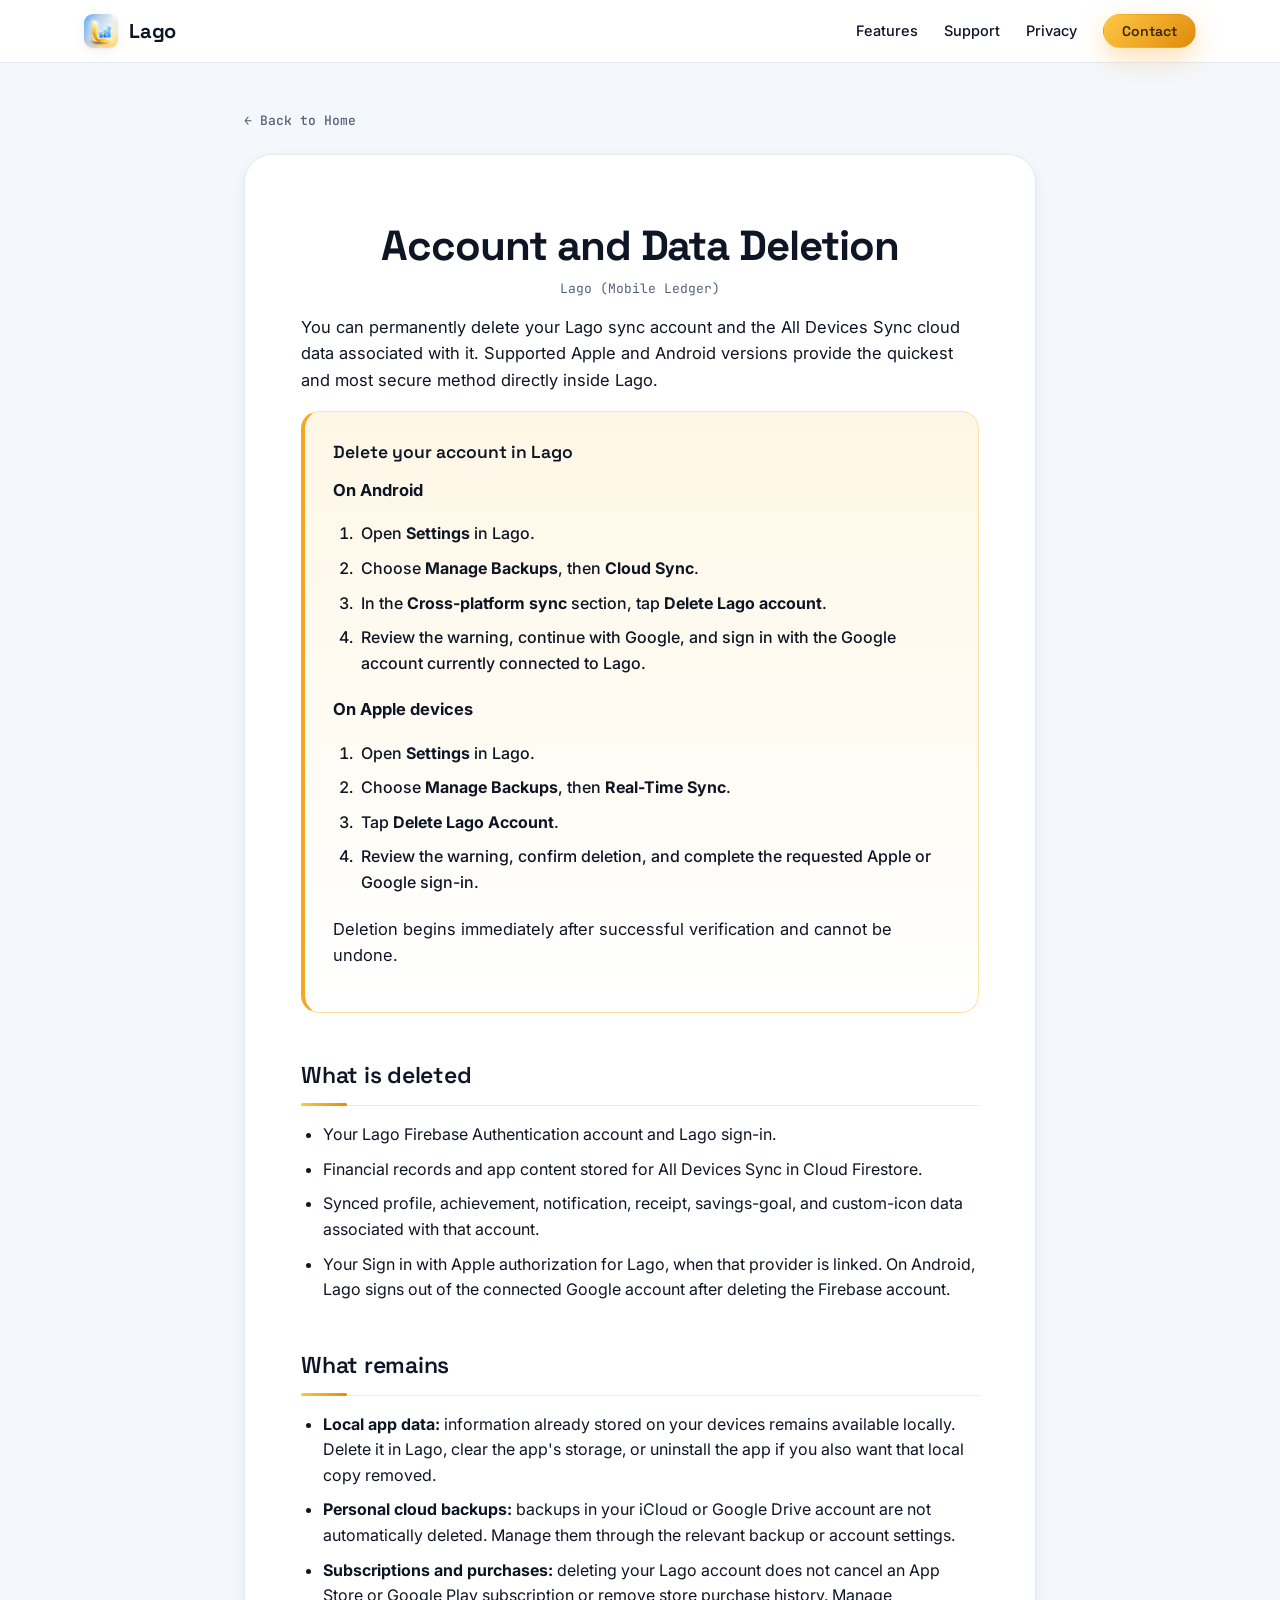
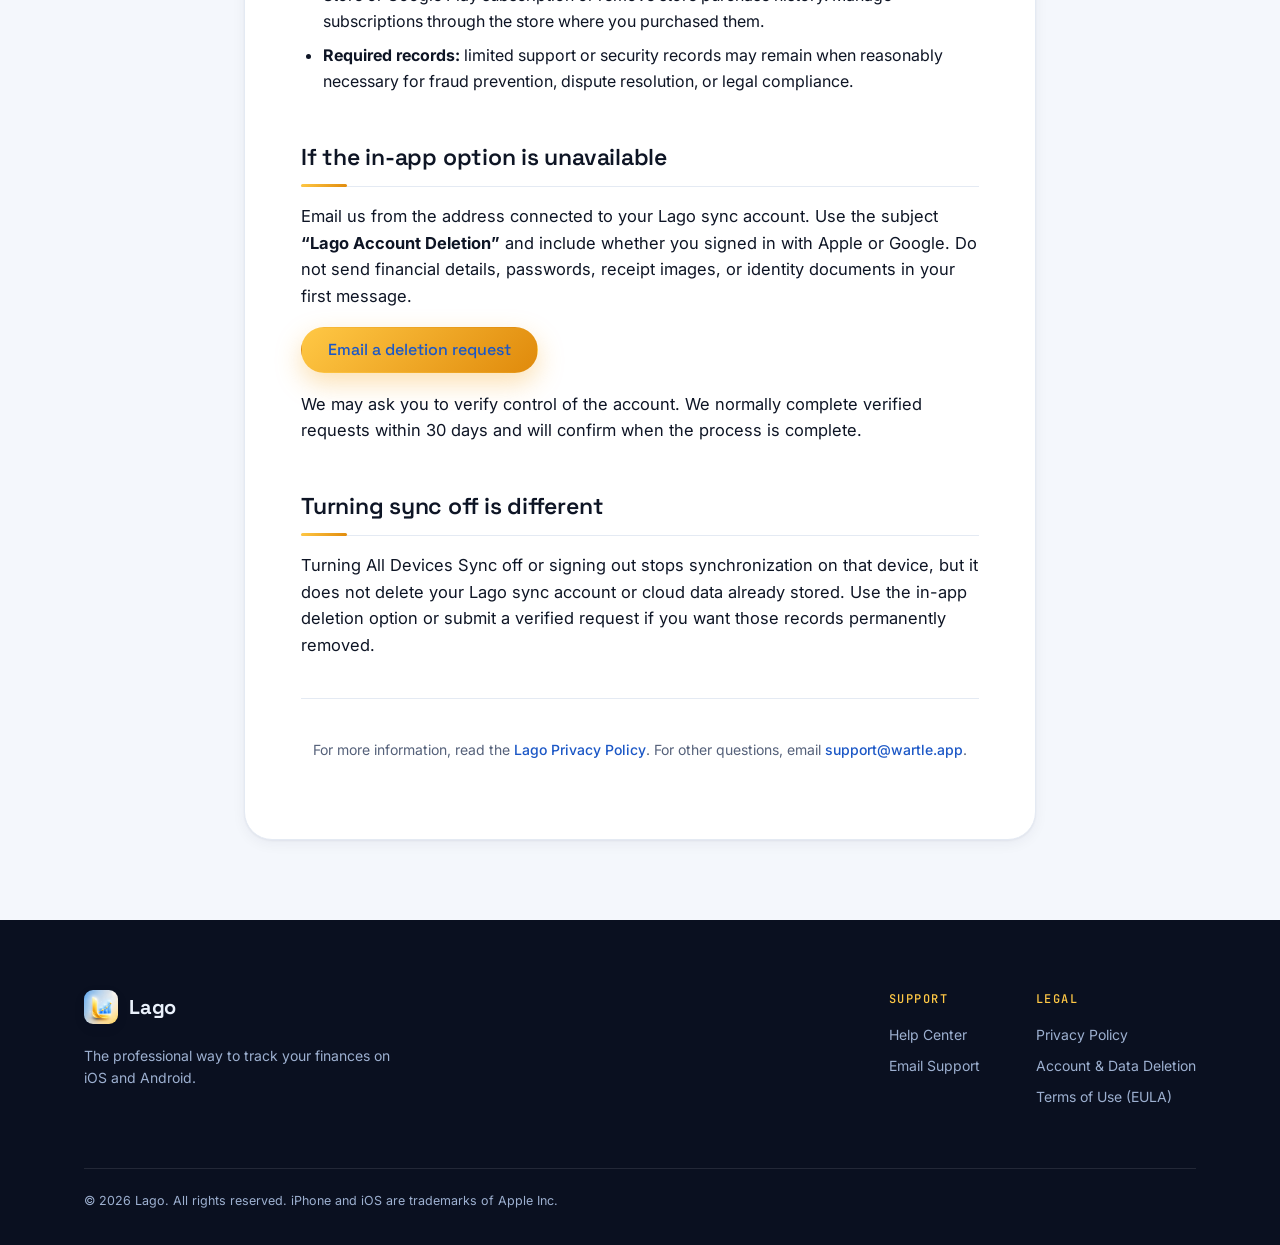
<file: account-deletion.html>
<!DOCTYPE html>
<html lang="en">

<head>
    <meta charset="UTF-8">
    <meta name="viewport" content="width=device-width, initial-scale=1.0">
    <meta name="theme-color" content="#0A1020">
    <link rel="icon" type="image/png" href="images/icons/AppIcon-default.png">
    <link rel="apple-touch-icon" href="images/icons/AppIcon-default.png">
    <title>Account and Data Deletion - Lago</title>
    <meta name="description" content="Delete your Lago sync account and associated All Devices Sync cloud data.">
    <meta property="og:type" content="website">
    <meta property="og:site_name" content="Lago">
    <meta property="og:title" content="Account and Data Deletion - Lago">
    <meta property="og:description" content="Delete your Lago sync account and associated All Devices Sync cloud data.">
    <meta property="og:image" content="https://mobileledger.wartle.app/images/og.png">
    <meta name="twitter:card" content="summary_large_image">
    <meta name="twitter:title" content="Account and Data Deletion - Lago">
    <meta name="twitter:description" content="Delete your Lago sync account and associated All Devices Sync cloud data.">
    <meta name="twitter:image" content="https://mobileledger.wartle.app/images/og.png">
    <script>document.documentElement.classList.add('js');</script>
    <link rel="preconnect" href="https://fonts.googleapis.com">
    <link rel="preconnect" href="https://fonts.gstatic.com" crossorigin>
    <link rel="stylesheet" href="styles.css">
</head>

<body>
    <header class="site-header">
        <div class="container">
            <nav>
                <a href="index.html" class="brand">
                    <img src="images/icons/AppIcon-default.png" alt="" width="34" height="34" decoding="async">
                    Lago
                </a>
                <div class="nav-links">
                    <a href="index.html#features">Features</a>
                    <a href="support.html">Support</a>
                    <a href="privacy.html">Privacy</a>
                    <a href="mailto:support@wartle.app" class="btn btn--primary btn--sm">Contact</a>
                </div>
            </nav>
        </div>
    </header>

    <div class="doc">
        <div class="doc-wrap">
            <a href="index.html" class="doc-back">← Back to Home</a>
            <article class="doc-card">
                <header>
                    <h1>Account and Data Deletion</h1>
                    <p class="last-updated">Lago (Mobile Ledger)</p>
                </header>

                <p>You can permanently delete your Lago sync account and the All Devices Sync cloud data associated
                    with it. Supported Apple and Android versions provide the quickest and most secure method directly inside Lago.</p>

                <div class="summary-box">
                    <h3>Delete your account in Lago</h3>
                    <p><strong>On Android</strong></p>
                    <ol class="deletion-steps">
                        <li>Open <strong>Settings</strong> in Lago.</li>
                        <li>Choose <strong>Manage Backups</strong>, then <strong>Cloud Sync</strong>.</li>
                        <li>In the <strong>Cross-platform sync</strong> section, tap <strong>Delete Lago account</strong>.</li>
                        <li>Review the warning, continue with Google, and sign in with the Google account currently connected to Lago.</li>
                    </ol>
                    <p><strong>On Apple devices</strong></p>
                    <ol class="deletion-steps">
                        <li>Open <strong>Settings</strong> in Lago.</li>
                        <li>Choose <strong>Manage Backups</strong>, then <strong>Real-Time Sync</strong>.</li>
                        <li>Tap <strong>Delete Lago Account</strong>.</li>
                        <li>Review the warning, confirm deletion, and complete the requested Apple or Google sign-in.</li>
                    </ol>
                    <p>Deletion begins immediately after successful verification and cannot be undone.</p>
                </div>

                <h2>What is deleted</h2>
                <ul>
                    <li>Your Lago Firebase Authentication account and Lago sign-in.</li>
                    <li>Financial records and app content stored for All Devices Sync in Cloud Firestore.</li>
                    <li>Synced profile, achievement, notification, receipt, savings-goal, and custom-icon data associated with that account.</li>
                    <li>Your Sign in with Apple authorization for Lago, when that provider is linked. On Android, Lago signs out of the connected Google account after deleting the Firebase account.</li>
                </ul>

                <h2>What remains</h2>
                <ul>
                    <li><strong>Local app data:</strong> information already stored on your devices remains available locally. Delete it in Lago, clear the app's storage, or uninstall the app if you also want that local copy removed.</li>
                    <li><strong>Personal cloud backups:</strong> backups in your iCloud or Google Drive account are not automatically deleted. Manage them through the relevant backup or account settings.</li>
                    <li><strong>Subscriptions and purchases:</strong> deleting your Lago account does not cancel an App Store or Google Play subscription or remove store purchase history. Manage subscriptions through the store where you purchased them.</li>
                    <li><strong>Required records:</strong> limited support or security records may remain when reasonably necessary for fraud prevention, dispute resolution, or legal compliance.</li>
                </ul>

                <h2>If the in-app option is unavailable</h2>
                <p>Email us from the address connected to your Lago sync account. Use the subject
                    <strong>“Lago Account Deletion”</strong> and include whether you signed in with Apple or Google.
                    Do not send financial details, passwords, receipt images, or identity documents in your first message.</p>
                <p><a class="btn btn--primary" href="mailto:support@wartle.app?subject=Lago%20Account%20Deletion">Email a deletion request</a></p>
                <p>We may ask you to verify control of the account. We normally complete verified requests within
                    30 days and will confirm when the process is complete.</p>

                <h2>Turning sync off is different</h2>
                <p>Turning All Devices Sync off or signing out stops synchronization on that device, but it does not
                    delete your Lago sync account or cloud data already stored. Use the in-app deletion option or submit
                    a verified request if you want those records permanently removed.</p>

                <hr>
                <p style="text-align: center; color: var(--text-muted); font-size: 14px;">For more information, read the
                    <a href="privacy.html">Lago Privacy Policy</a>. For other questions, email
                    <a href="mailto:support@wartle.app">support@wartle.app</a>.</p>
            </article>
        </div>
    </div>

    <footer class="site-footer">
        <div class="container">
            <div class="footer-top">
                <div class="footer-brand">
                    <span class="brand">
                        <img src="images/icons/AppIcon-default.png" alt="" width="34" height="34" decoding="async" loading="lazy">
                        Lago
                    </span>
                    <p>The professional way to track your finances on iOS and Android.</p>
                </div>
                <div class="footer-links">
                    <div class="footer-col">
                        <h4>Support</h4>
                        <a href="support.html">Help Center</a>
                        <a href="mailto:support@wartle.app">Email Support</a>
                    </div>
                    <div class="footer-col">
                        <h4>Legal</h4>
                        <a href="privacy.html">Privacy Policy</a>
                        <a href="account-deletion.html">Account &amp; Data Deletion</a>
                        <a href="terms.html">Terms of Use (EULA)</a>
                    </div>
                </div>
            </div>
            <div class="footer-bottom">&copy; 2026 Lago. All rights reserved. iPhone and iOS are trademarks of Apple Inc.</div>
        </div>
    </footer>
</body>

</html>
</file>
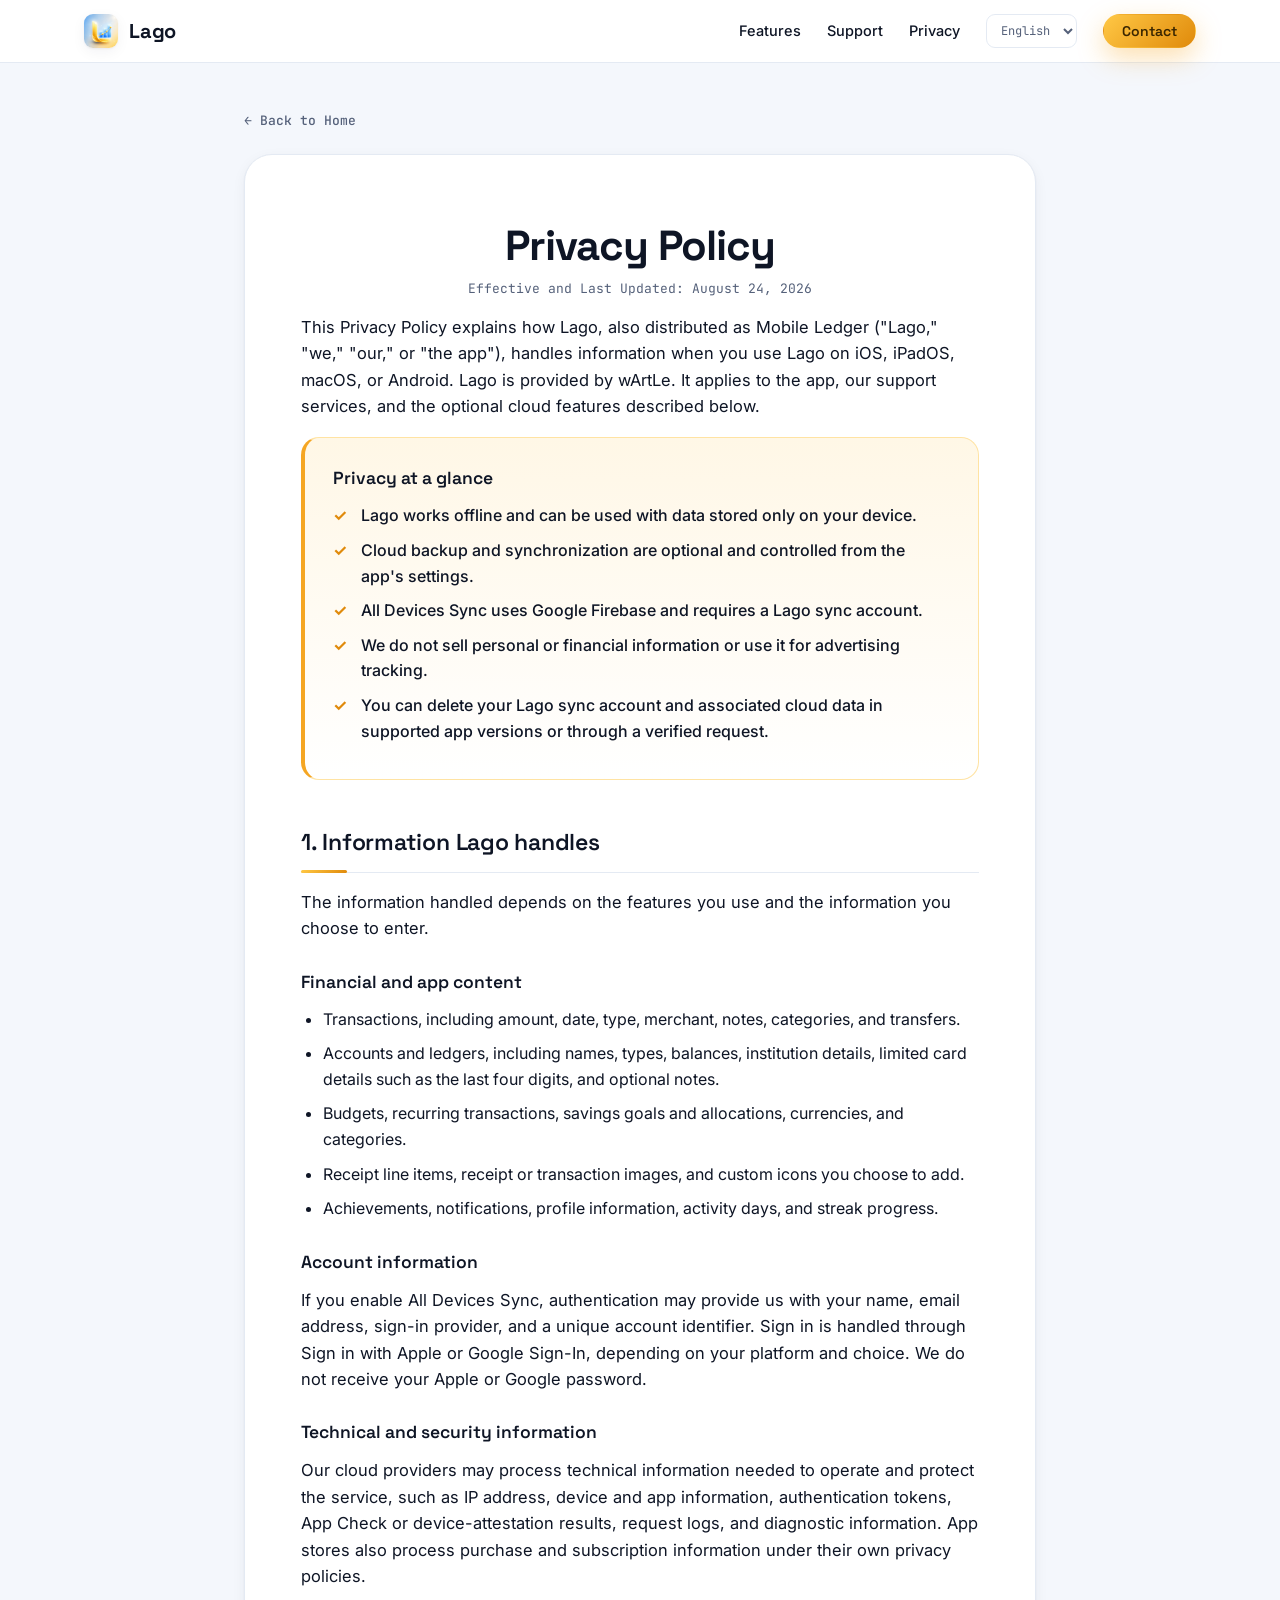
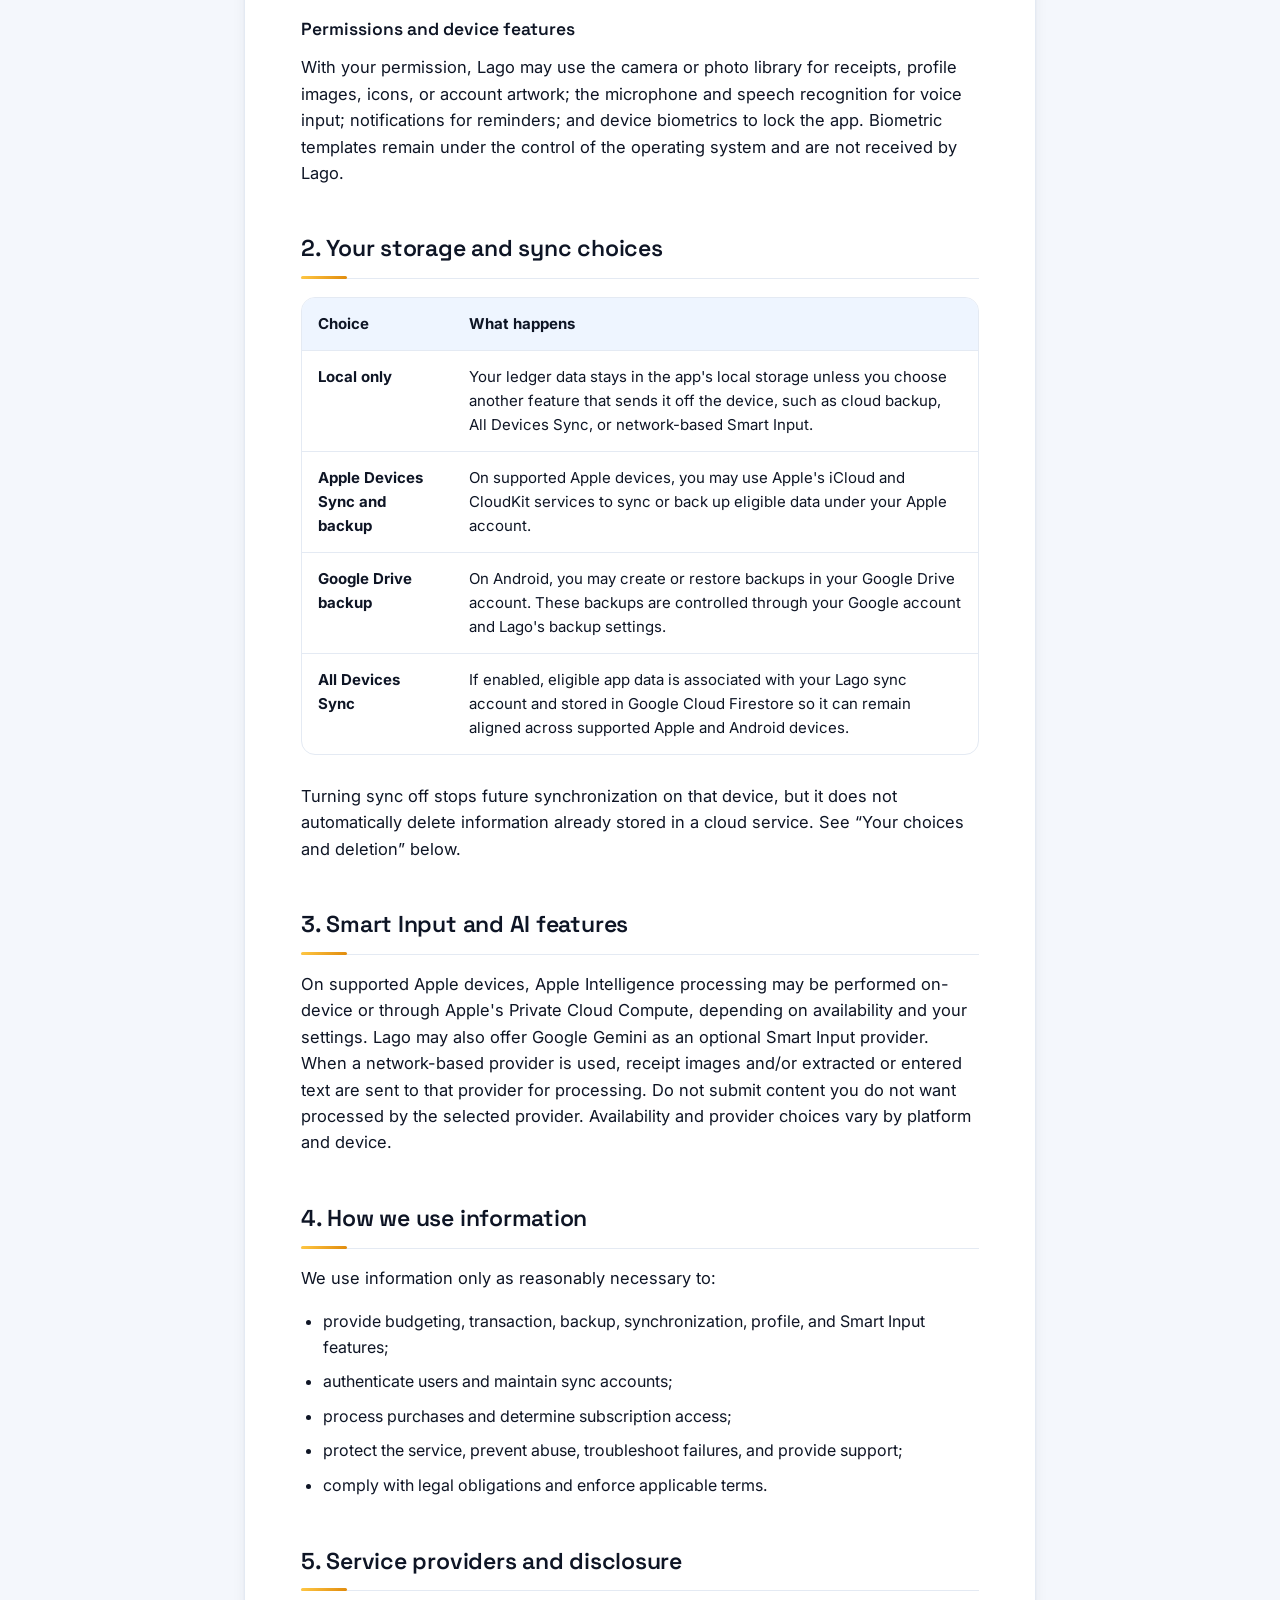
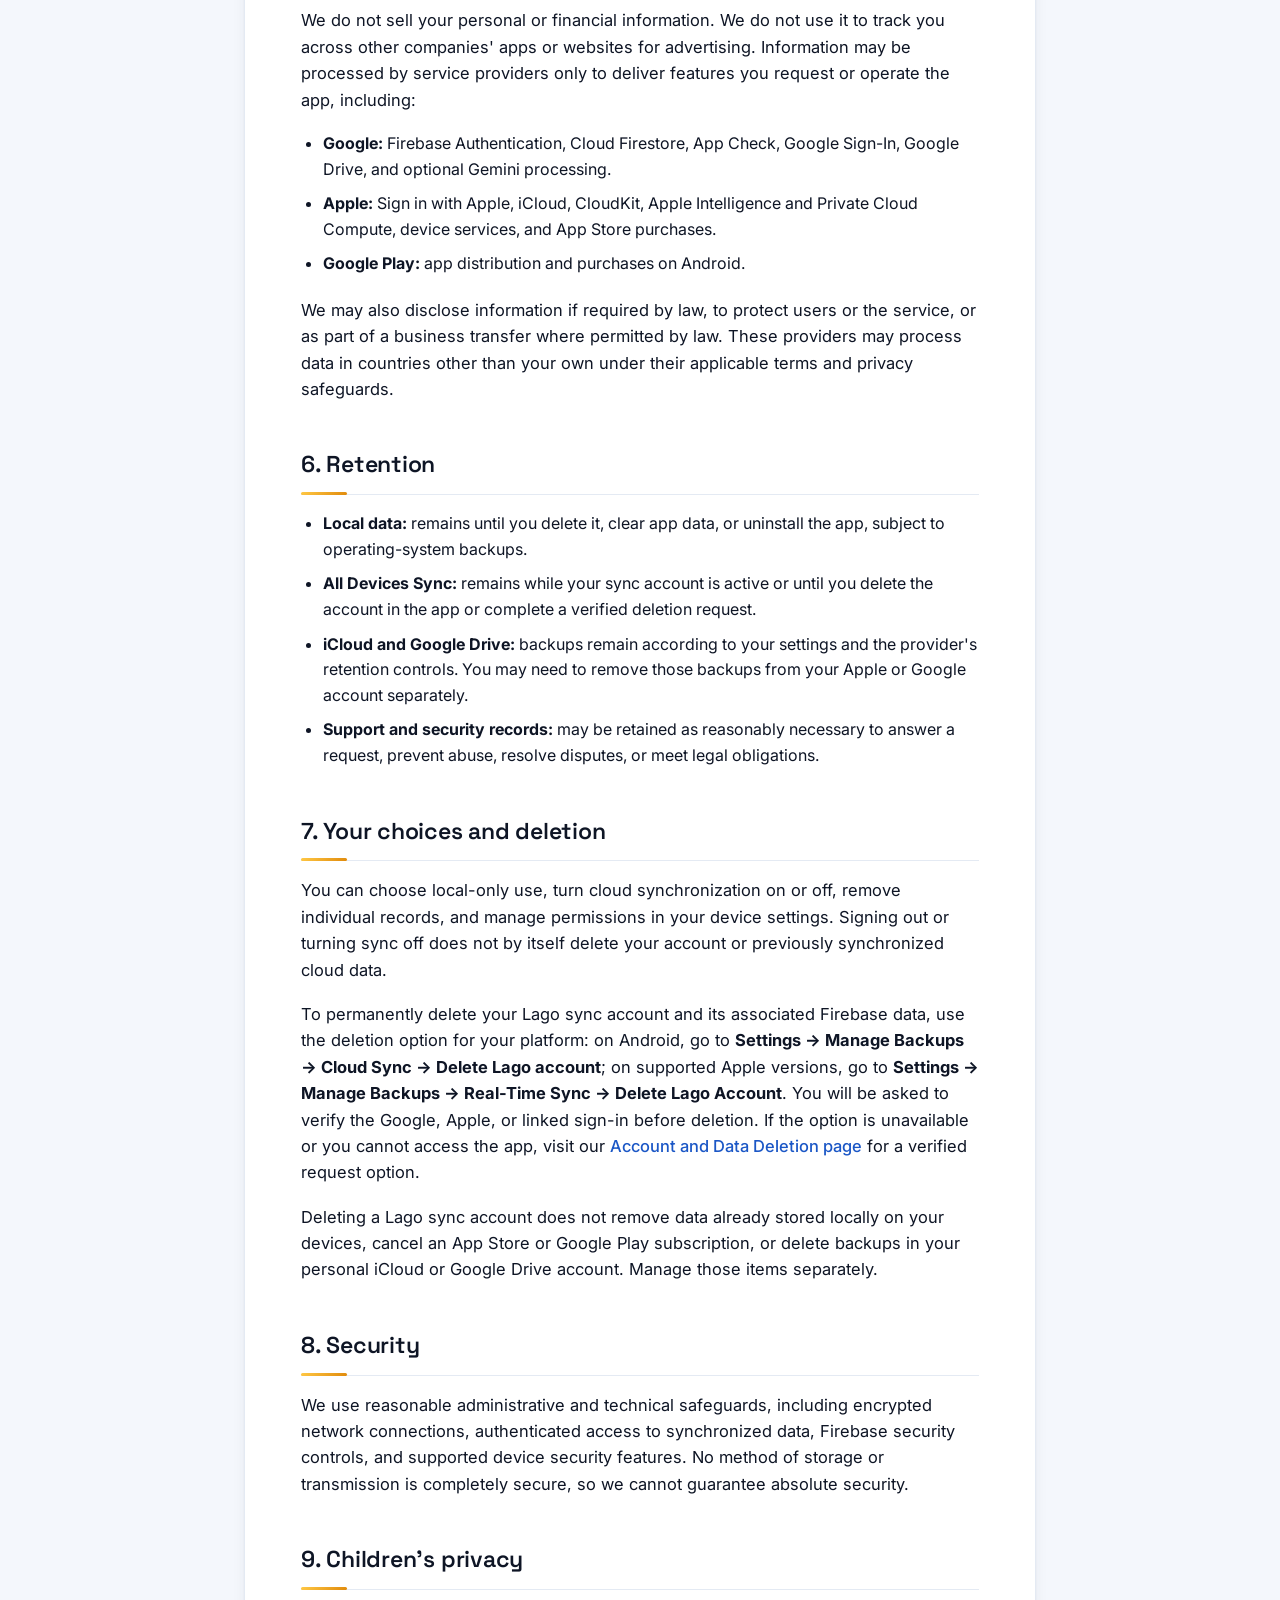
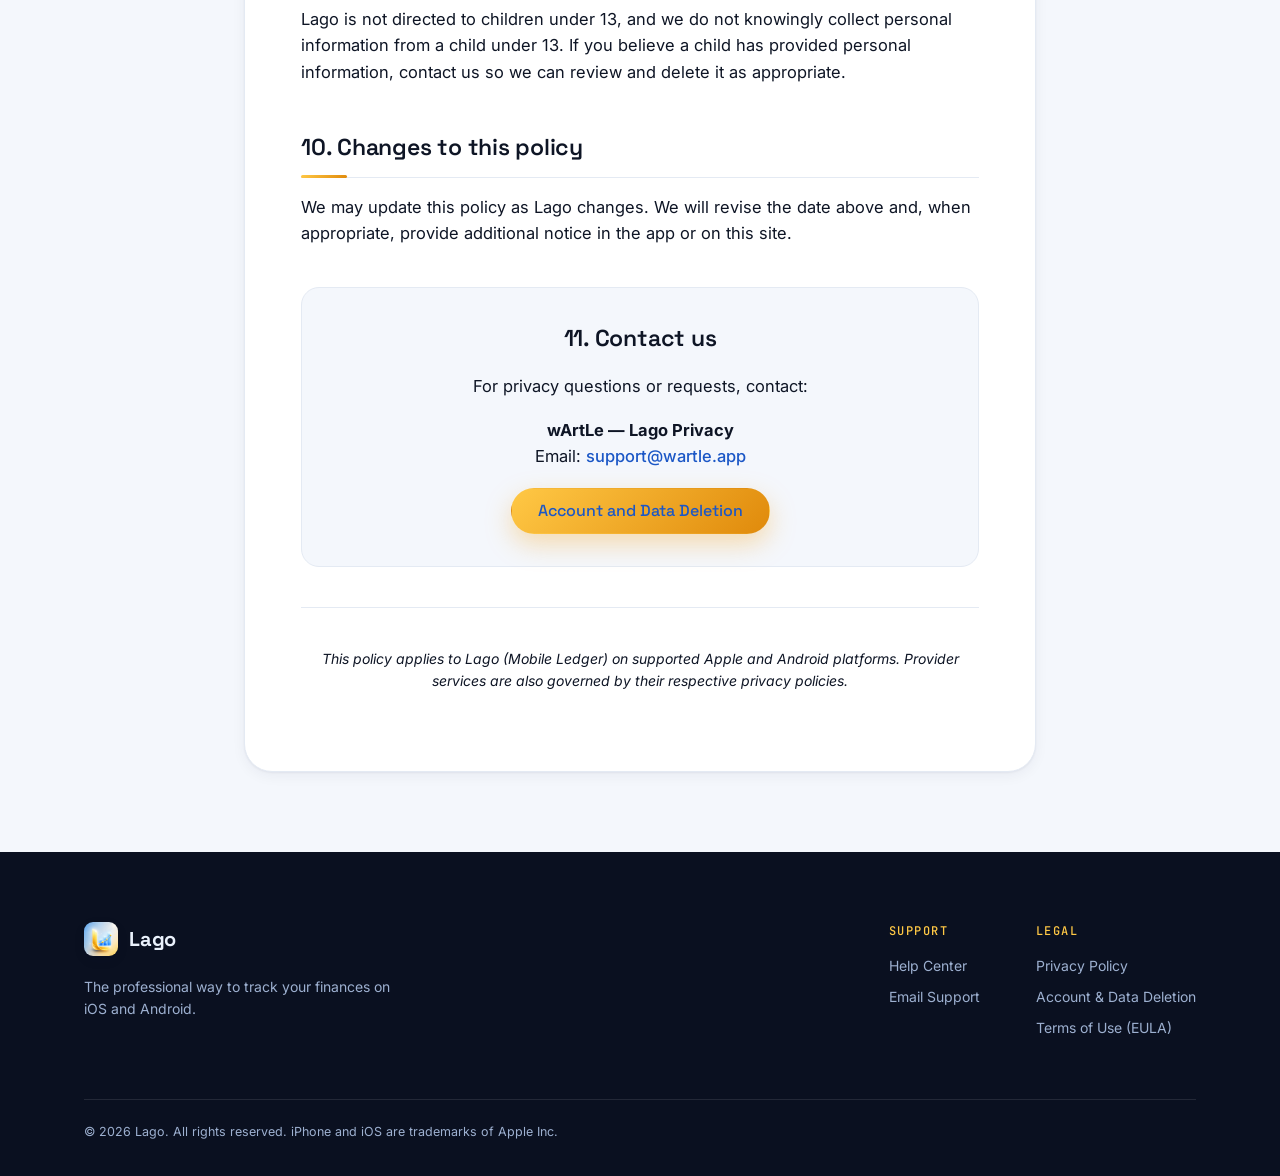
<file: privacy.html>
<!DOCTYPE html>
<html lang="en">

<head>
    <meta charset="UTF-8">
    <meta name="viewport" content="width=device-width, initial-scale=1.0">
    <meta name="theme-color" content="#0A1020">
    <link rel="icon" type="image/png" href="images/icons/AppIcon-default.png">
    <link rel="apple-touch-icon" href="images/icons/AppIcon-default.png">
    <title>Privacy Policy - Lago</title>
    <meta name="description" content="How Lago handles local data, optional cloud backup, All Devices Sync, account information, and account deletion.">
    <meta property="og:type" content="website">
    <meta property="og:site_name" content="Lago">
    <meta property="og:title" content="Privacy Policy - Lago">
    <meta property="og:description" content="How Lago handles local data, optional cloud features, sync accounts, and deletion.">
    <meta property="og:image" content="https://mobileledger.wartle.app/images/og.png">
    <meta name="twitter:card" content="summary_large_image">
    <meta name="twitter:title" content="Privacy Policy - Lago">
    <meta name="twitter:description" content="How Lago handles local data, optional cloud features, sync accounts, and deletion.">
    <meta name="twitter:image" content="https://mobileledger.wartle.app/images/og.png">
    <script>document.documentElement.classList.add('js');</script>
    <link rel="preconnect" href="https://fonts.googleapis.com">
    <link rel="preconnect" href="https://fonts.gstatic.com" crossorigin>
    <link rel="stylesheet" href="styles.css">
</head>

<body>
    <header class="site-header">
        <div class="container">
            <nav>
                <a href="index.html" class="brand">
                    <img src="images/icons/AppIcon-default.png" alt="" width="34" height="34" decoding="async">
                    Lago
                </a>
                <div class="nav-links">
                    <a href="index.html#features" data-i18n="nav-features">Features</a>
                    <a href="support.html" data-i18n="nav-support">Support</a>
                    <a href="privacy.html" data-i18n="nav-privacy">Privacy</a>
                    <select class="lang-selector" id="lang-selector" aria-label="Language">
                        <option value="en">English</option>
                        <option value="hi">हिन्दी</option>
                        <option value="ko">한국어</option>
                        <option value="ja">日本語</option>
                    </select>
                    <a href="mailto:support@wartle.app" class="btn btn--primary btn--sm" data-i18n="nav-contact">Contact</a>
                </div>
            </nav>
        </div>
    </header>
    <div class="doc">
    <div class="doc-wrap">
        <a href="index.html" class="doc-back" data-i18n="back-home">← Back to Home</a>
        <article class="doc-card">
            <header>
                <h1>Privacy Policy</h1>
                <p class="last-updated">Effective and Last Updated: August 24, 2026</p>
            </header>

            <p>This Privacy Policy explains how Lago, also distributed as Mobile Ledger ("Lago," "we," "our," or
                "the app"), handles information when you use Lago on iOS, iPadOS, macOS, or Android. Lago is provided
                by wArtLe. It applies to the app, our support services, and the optional cloud features described below.</p>

            <div class="summary-box">
                <h3>Privacy at a glance</h3>
                <ul>
                    <li>Lago works offline and can be used with data stored only on your device.</li>
                    <li>Cloud backup and synchronization are optional and controlled from the app's settings.</li>
                    <li>All Devices Sync uses Google Firebase and requires a Lago sync account.</li>
                    <li>We do not sell personal or financial information or use it for advertising tracking.</li>
                    <li>You can delete your Lago sync account and associated cloud data in supported app versions or through a verified request.</li>
                </ul>
            </div>

            <h2>1. Information Lago handles</h2>
            <p>The information handled depends on the features you use and the information you choose to enter.</p>

            <h3>Financial and app content</h3>
            <ul>
                <li>Transactions, including amount, date, type, merchant, notes, categories, and transfers.</li>
                <li>Accounts and ledgers, including names, types, balances, institution details, limited card details
                    such as the last four digits, and optional notes.</li>
                <li>Budgets, recurring transactions, savings goals and allocations, currencies, and categories.</li>
                <li>Receipt line items, receipt or transaction images, and custom icons you choose to add.</li>
                <li>Achievements, notifications, profile information, activity days, and streak progress.</li>
            </ul>

            <h3>Account information</h3>
            <p>If you enable All Devices Sync, authentication may provide us with your name, email address, sign-in
                provider, and a unique account identifier. Sign in is handled through Sign in with Apple or Google
                Sign-In, depending on your platform and choice. We do not receive your Apple or Google password.</p>

            <h3>Technical and security information</h3>
            <p>Our cloud providers may process technical information needed to operate and protect the service, such
                as IP address, device and app information, authentication tokens, App Check or device-attestation
                results, request logs, and diagnostic information. App stores also process purchase and subscription
                information under their own privacy policies.</p>

            <h3>Permissions and device features</h3>
            <p>With your permission, Lago may use the camera or photo library for receipts, profile images, icons, or
                account artwork; the microphone and speech recognition for voice input; notifications for reminders;
                and device biometrics to lock the app. Biometric templates remain under the control of the operating
                system and are not received by Lago.</p>

            <h2>2. Your storage and sync choices</h2>
            <div class="doc-table-wrap">
                <table>
                    <thead><tr><th>Choice</th><th>What happens</th></tr></thead>
                    <tbody>
                        <tr><td><strong>Local only</strong></td><td>Your ledger data stays in the app's local storage unless you choose another feature that sends it off the device, such as cloud backup, All Devices Sync, or network-based Smart Input.</td></tr>
                        <tr><td><strong>Apple Devices Sync and backup</strong></td><td>On supported Apple devices, you may use Apple's iCloud and CloudKit services to sync or back up eligible data under your Apple account.</td></tr>
                        <tr><td><strong>Google Drive backup</strong></td><td>On Android, you may create or restore backups in your Google Drive account. These backups are controlled through your Google account and Lago's backup settings.</td></tr>
                        <tr><td><strong>All Devices Sync</strong></td><td>If enabled, eligible app data is associated with your Lago sync account and stored in Google Cloud Firestore so it can remain aligned across supported Apple and Android devices.</td></tr>
                    </tbody>
                </table>
            </div>
            <p>Turning sync off stops future synchronization on that device, but it does not automatically delete
                information already stored in a cloud service. See “Your choices and deletion” below.</p>

            <h2>3. Smart Input and AI features</h2>
            <p>On supported Apple devices, Apple Intelligence processing may be performed on-device or through Apple's
                Private Cloud Compute, depending on availability and your settings. Lago may also offer Google Gemini
                as an optional Smart Input provider. When a network-based provider is used, receipt images and/or
                extracted or entered text are sent to that provider for processing. Do not submit content you do not
                want processed by the selected provider. Availability and provider choices vary by platform and device.</p>

            <h2>4. How we use information</h2>
            <p>We use information only as reasonably necessary to:</p>
            <ul>
                <li>provide budgeting, transaction, backup, synchronization, profile, and Smart Input features;</li>
                <li>authenticate users and maintain sync accounts;</li>
                <li>process purchases and determine subscription access;</li>
                <li>protect the service, prevent abuse, troubleshoot failures, and provide support;</li>
                <li>comply with legal obligations and enforce applicable terms.</li>
            </ul>

            <h2>5. Service providers and disclosure</h2>
            <p>We do not sell your personal or financial information. We do not use it to track you across other
                companies' apps or websites for advertising. Information may be processed by service providers only
                to deliver features you request or operate the app, including:</p>
            <ul>
                <li><strong>Google:</strong> Firebase Authentication, Cloud Firestore, App Check, Google Sign-In,
                    Google Drive, and optional Gemini processing.</li>
                <li><strong>Apple:</strong> Sign in with Apple, iCloud, CloudKit, Apple Intelligence and Private Cloud Compute, device services, and App Store purchases.</li>
                <li><strong>Google Play:</strong> app distribution and purchases on Android.</li>
            </ul>
            <p>We may also disclose information if required by law, to protect users or the service, or as part of a
                business transfer where permitted by law. These providers may process data in countries other than
                your own under their applicable terms and privacy safeguards.</p>

            <h2>6. Retention</h2>
            <ul>
                <li><strong>Local data:</strong> remains until you delete it, clear app data, or uninstall the app, subject to operating-system backups.</li>
                <li><strong>All Devices Sync:</strong> remains while your sync account is active or until you delete the account in the app or complete a verified deletion request.</li>
                <li><strong>iCloud and Google Drive:</strong> backups remain according to your settings and the provider's retention controls. You may need to remove those backups from your Apple or Google account separately.</li>
                <li><strong>Support and security records:</strong> may be retained as reasonably necessary to answer a request, prevent abuse, resolve disputes, or meet legal obligations.</li>
            </ul>

            <h2>7. Your choices and deletion</h2>
            <p>You can choose local-only use, turn cloud synchronization on or off, remove individual records, and
                manage permissions in your device settings. Signing out or turning sync off does not by itself delete
                your account or previously synchronized cloud data.</p>
            <p>To permanently delete your Lago sync account and its associated Firebase data, use the deletion option
                for your platform: on Android, go to <strong>Settings → Manage Backups → Cloud Sync → Delete Lago
                account</strong>; on supported Apple versions, go to <strong>Settings → Manage Backups → Real-Time
                Sync → Delete Lago Account</strong>. You will be asked to verify the Google, Apple, or linked sign-in
                before deletion. If the option is unavailable or you cannot access the app, visit our
                <a href="account-deletion.html">Account and Data Deletion page</a> for a verified request option.</p>
            <p>Deleting a Lago sync account does not remove data already stored locally on your devices, cancel an
                App Store or Google Play subscription, or delete backups in your personal iCloud or Google Drive
                account. Manage those items separately.</p>

            <h2>8. Security</h2>
            <p>We use reasonable administrative and technical safeguards, including encrypted network connections,
                authenticated access to synchronized data, Firebase security controls, and supported device security
                features. No method of storage or transmission is completely secure, so we cannot guarantee absolute security.</p>

            <h2>9. Children's privacy</h2>
            <p>Lago is not directed to children under 13, and we do not knowingly collect personal information from a
                child under 13. If you believe a child has provided personal information, contact us so we can review
                and delete it as appropriate.</p>

            <h2>10. Changes to this policy</h2>
            <p>We may update this policy as Lago changes. We will revise the date above and, when appropriate, provide
                additional notice in the app or on this site.</p>

            <div class="contact-box">
                <h2>11. Contact us</h2>
                <p>For privacy questions or requests, contact:</p>
                <p><strong>wArtLe — Lago Privacy</strong><br>Email: <a href="mailto:support@wartle.app">support@wartle.app</a></p>
                <a class="btn btn--primary" href="account-deletion.html">Account and Data Deletion</a>
            </div>

            <hr>
            <p style="text-align: center; font-style: italic; color: var(--light-text); font-size: 14px;">This policy applies to Lago (Mobile Ledger) on supported Apple and Android platforms. Provider services are also governed by their respective privacy policies.</p>
        </article>
    </div>
    </div>
    <footer class="site-footer">
        <div class="container">
            <div class="footer-top">
                <div class="footer-brand">
                    <span class="brand">
                        <img src="images/icons/AppIcon-default.png" alt="" width="34" height="34" decoding="async" loading="lazy">
                        Lago
                    </span>
                    <p data-i18n="footer-desc">The professional way to track your finances on iOS and Android.</p>
                </div>
                <div class="footer-links">
                    <div class="footer-col">
                        <h4 data-i18n="footer-support-header">Support</h4>
                        <a href="support.html" data-i18n="footer-help">Help Center</a>
                        <a href="mailto:support@wartle.app" data-i18n="footer-email">Email Support</a>
                    </div>
                    <div class="footer-col">
                        <h4 data-i18n="footer-legal-header">Legal</h4>
                        <a href="privacy.html" data-i18n="footer-privacy">Privacy Policy</a>
                        <a href="account-deletion.html">Account &amp; Data Deletion</a>
                        <a href="terms.html" data-i18n="footer-terms">Terms of Use (EULA)</a>
                    </div>
                </div>
            </div>
            <div class="footer-bottom" id="copyright-text">
                &copy; 2026 Lago. All rights reserved. iPhone and iOS are trademarks of Apple Inc.
            </div>
        </div>
    </footer>

    <script>
        const translations = {
            en: {
                "nav-features": "Features",
                "nav-support": "Support",
                "nav-privacy": "Privacy",
                "nav-contact": "Contact",
                "footer-desc": "The professional way to track your finances on iOS and Android.",
                "footer-support-header": "Support",
                "footer-help": "Help Center",
                "footer-email": "Email Support",
                "footer-legal-header": "Legal",
                "footer-privacy": "Privacy Policy",
                "footer-terms": "Terms of Use (EULA)",
                "copyright": "&copy; 2026 Lago. All rights reserved. iPhone and iOS are trademarks of Apple Inc.",
                "back-home": "← Back to Home",
                "privacy-title": "Privacy Policy",
                "last-updated": "Last Updated: February 3, 2026",
                "intro": "Lago (\"we,\" \"our,\" or \"the app\") is a personal finance management application designed to help you track expenses, income, and manage your financial accounts. We are committed to protecting your privacy and ensuring you understand how your data is handled.",
                "summary-title": "Summary",
                "sum-1": "Your data stays on your device - All financial data is stored locally on your device",
                "sum-2": "No cloud sync by default - Cloud synchronization is disabled",
                "sum-3": "No third-party tracking - We do not use analytics services or share your data",
                "sum-4": "Optional backup - You can manually backup/restore your data via iCloud (iOS) or Google Drive (Android)",
                "sum-5": "Biometric protection - Optional biometric (Face ID/Touch ID on iOS, fingerprint/face unlock on Android) authentication for app access",
                "collect-title": "Data We Collect",
                "financial-title": "Financial Data (Stored Locally)",
                "financial-desc": "The app stores the following data exclusively on your device:",
                "f-1": "Transactions: Date, amount, description, type (expense/income/transfer), and category",
                "f-2": "Accounts: Account names, types, balances, associated bank/institution",
                "f-3": "Categories: Custom and default spending/income categories",
                "f-4": "Budgets: Budget amounts and thresholds",
                "storage-title": "How Your Data Is Stored",
                "local-title": "Local Storage",
                "local-desc": "All your financial data is stored locally on your device. This means your data never leaves your device automatically and is protected by your device's built-in encryption.",
                "security-title": "Data Security",
                "security-desc": "We implement security measures including local-only storage, optional biometric authentication, auto-lock, and balance hiding to keep your information private.",
                "contact-title": "Contact Us",
                "contact-desc": "If you have questions or concerns about this Privacy Policy or your data, please contact us at:",
                "footer-note": "This privacy policy applies to Lago for iOS and Android."
            },
            hi: {
                "nav-features": "विशेषताएं",
                "nav-support": "सहायता",
                "nav-privacy": "गोपनीयता",
                "nav-contact": "संपर्क करें",
                "footer-desc": "iOS और Android पर अपने वित्त को ट्रैक करने का पेशेवर तरीका।",
                "footer-support-header": "सहायता",
                "footer-help": "सहायता केंद्र",
                "footer-email": "ईमेल सहायता",
                "footer-legal-header": "कानूनी",
                "footer-privacy": "गोपनीयता नीति",
                "footer-terms": "उपयोग की शर्तें (EULA)",
                "copyright": "&copy; 2026 Lago। सर्वाधिकार सुरक्षित। iPhone और iOS Apple Inc. के ट्रेडमार्क हैं।",
                "back-home": "← होम पर वापस जाएं",
                "privacy-title": "गोपनीयता नीति",
                "last-updated": "अंतिम अपडेट: 3 फरवरी, 2026",
                "intro": "Lago (\"हम,\" \"हमारा,\" या \"ऐप\") एक व्यक्तिगत वित्त प्रबंधन एप्लिकेशन है जिसे आपके खर्चों, आय को ट्रैक करने और आपके वित्तीय खातों का प्रबंधन करने में आपकी सहायता के लिए डिज़ाइन किया गया है। हम आपकी गोपनीयता की रक्षा करने और यह सुनिश्चित करने के लिए प्रतिबद्ध हैं कि आप समझते हैं कि आपके डेटा को कैसे संभाला जाता है।",
                "summary-title": "सारांश",
                "sum-1": "आपका डेटा आपके डिवाइस पर रहता है - सभी वित्तीय डेटा आपके डिवाइस पर स्थानीय रूप से स्टोर किया जाता है",
                "sum-2": "डिफ़ॉल्ट रूप से कोई क्लाउड सिंक नहीं - क्लाउड सिंक्रनाइज़ेशन अक्षम है",
                "sum-3": "कोई तृतीय-पक्ष ट्रैकिंग नहीं - हम विश्लेषणात्मक सेवाओं का उपयोग नहीं करते हैं या आपका डेटा साझा नहीं करते हैं",
                "sum-4": "वैकल्पिक बैकअप - आप iCloud (iOS) या Google Drive (Android) के माध्यम से मैन्युअल रूप से अपने डेटा का बैकअप/पुनर्स्थापना कर सकते हैं",
                "sum-5": "बायोमेट्रिक सुरक्षा - ऐप एक्सेस के लिए वैकल्पिक बायोमेट्रिक (iOS पर Face ID/Touch ID, Android पर फिंगरप्रिंट/फेस अनलॉक) प्रमाणीकरण",
                "collect-title": "डेटा जो हम एकत्र करते हैं",
                "financial-title": "वित्तीय डेटा (स्थानीय रूप से स्टोर किया गया)",
                "financial-desc": "ऐप निम्नलिखित डेटा को विशेष रूप से आपके डिवाइस पर स्टोर करता है:",
                "f-1": "लेन-देन: तिथि, राशि, विवरण, प्रकार (खर्च/आय/स्थानांतरण), और श्रेणी",
                "f-2": "खाते: खाते के नाम, प्रकार, शेष राशि, संबद्ध बैंक/संस्थान",
                "f-3": "श्रेणियां: कस्टम और डिफ़ॉल्ट खर्च/आय श्रेणियां",
                "f-4": "बजट: बजट राशि और सीमा",
                "storage-title": "आपका डेटा कैसे स्टोर किया जाता है",
                "local-title": "स्थानीय भंडारण",
                "local-desc": "आपका सारा वित्तीय डेटा आपके डिवाइस पर स्थानीय रूप से स्टोर किया जाता है। इसका मतलब है कि आपका डेटा स्वचालित रूप से आपके डिवाइस को कभी नहीं छोड़ता है और आपके डिवाइस के अंतर्निहित एन्क्रिप्शन द्वारा सुरक्षित है।",
                "security-title": "डेटा सुरक्षा",
                "security-desc": "हम आपकी जानकारी को निजी रखने के लिए केवल-स्थानीय भंडारण, वैकल्पिक बायोमेट्रिक प्रमाणीकरण, ऑटो-लॉक और बैलेंस छिपाने सहित सुरक्षा उपायों को लागू करते हैं।",
                "contact-title": "हमसे संपर्क करें",
                "contact-desc": "यदि आपके पास इस गोपनीयता नीति या अपने डेटा के बारे में प्रश्न या चिंताएं हैं, तो कृपया हमसे यहां संपर्क करें:",
                "footer-note": "यह गोपनीयता नीति iOS और Android के लिए Lago पर लागू होती है।"
            },
            ko: {
                "nav-features": "기능",
                "nav-support": "지원",
                "nav-privacy": "개인정보 보호",
                "nav-contact": "문의하기",
                "footer-desc": "iOS 및 Android에서 재정을 추적하는 전문적인 방법.",
                "footer-support-header": "지원",
                "footer-help": "고객 센터",
                "footer-email": "이메일 지원",
                "footer-legal-header": "법적 고지",
                "footer-privacy": "개인정보 처리방침",
                "footer-terms": "이용 약관 (EULA)",
                "copyright": "&copy; 2026 Lago. 모든 권리 보유. iPhone 및 iOS는 Apple Inc.의 상표입니다.",
                "back-home": "← 홈으로 돌아가기",
                "privacy-title": "개인정보 처리방침",
                "last-updated": "최종 업데이트: 2026년 2월 3일",
                "intro": "Lago(\"당사\", \"우리\" 또는 \"앱\")는 지출, 수입을 추적하고 재정 계정을 관리하는 데 도움이 되도록 설계된 개인 재정 관리 애플리케이션입니다. 당사는 귀하의 개인정보를 보호하고 데이터가 어떻게 처리되는지 이해할 수 있도록 최선을 다하고 있습니다.",
                "summary-title": "요약",
                "sum-1": "데이터는 기기에 보관됩니다 - 모든 재정 데이터는 기기에 로컬로 저장됩니다.",
                "sum-2": "기본적으로 클라우드 동기화 없음 - 클라우드 동기화가 비활성화되어 있습니다.",
                "sum-3": "제3자 추적 없음 - 당사는 분석 서비스를 사용하거나 귀하의 데이터를 공유하지 않습니다.",
                "sum-4": "선택적 백업 - iCloud(iOS) 또는 Google Drive(Android)를 통해 수동으로 데이터를 백업/복구할 수 있습니다.",
                "sum-5": "생체 인식 보호 - 앱 액세스를 위한 선택적 생체 인식(iOS의 Face ID/Touch ID, Android의 지문/얼굴 인식) 인증",
                "collect-title": "수집하는 데이터",
                "financial-title": "재정 데이터 (로컬 저장)",
                "financial-desc": "앱은 다음 데이터를 귀하의 기기에만 저장합니다.",
                "f-1": "거래: 날짜, 금액, 설명, 유형(지출/수입/이체) 및 카테고리",
                "f-2": "계정: 계정 이름, 유형, 잔액, 관련 은행/기관",
                "f-3": "카테고리: 사용자 정의 및 기본 지출/수입 카테고리",
                "f-4": "예산: 예산 금액 및 임계값",
                "storage-title": "데이터 저장 방법",
                "local-title": "로컬 저장소",
                "local-desc": "모든 재정 데이터는 기기에 로컬로 저장됩니다. 즉, 데이터가 자동으로 기기를 떠나지 않으며 기기의 기본 제공 암호화로 보호됩니다.",
                "security-title": "데이터 보안",
                "security-desc": "당사는 귀하의 정보를 비공개로 유지하기 위해 로컬 전용 저장소, 선택적 생체 인식 인증, 자동 잠금 및 잔액 숨기기를 포함한 보안 조치를 시행합니다.",
                "contact-title": "문의하기",
                "contact-desc": "본 개인정보 처리방침 또는 귀하의 데이터에 대해 질문이나 우려 사항이 있는 경우 다음으로 문의하십시오.",
                "footer-note": "본 개인정보 처리방침은 iOS 및 Android용 Lago에 적용됩니다."
            },
            ja: {
                "nav-features": "機能",
                "nav-support": "サポート",
                "nav-privacy": "プライバシー",
                "nav-contact": "お問い合わせ",
                "footer-desc": "iOSとAndroidで家計を管理するプロフェッショナルな方法。",
                "footer-support-header": "サポート",
                "footer-help": "ヘルプセンター",
                "footer-email": "メールサポート",
                "footer-legal-header": "法的情報",
                "footer-privacy": "プライバシーポリシー",
                "footer-terms": "利用規約 (EULA)",
                "copyright": "&copy; 2026 Lago. All rights reserved. iPhoneおよびiOSはApple Inc.の商標です。",
                "back-home": "← ホームへ戻る",
                "privacy-title": "プライバシーポリシー",
                "last-updated": "最終更新日: 2026年2月3日",
                "intro": "Lago（「当方」、「私たち」、または「本アプリ」）は、支出や収入の追跡、および財務アカウントの管理を支援するために設計された個人財務管理アプリケーションです。私たちは、お客様のプライバシーを保護し、お客様のデータがどのように扱われるかを理解していただけるよう努めています。",
                "summary-title": "概要",
                "sum-1": "データはデバイス内に保持されます - すべての財務データはデバイス内にローカルに保存されます",
                "sum-2": "デフォルトでクラウド同期なし - クラウド同期は無効になっています",
                "sum-3": "サードパーティによる追跡なし - 分析サービスを使用したり、データを共有したりすることはありません",
                "sum-4": "オプションのバックアップ - iCloud（iOS）またはGoogle Drive（Android）経由で手動でデータのバックアップと復元が可能です",
                "sum-5": "生体認証保護 - アプリへのアクセスのためのオプションの生体認証（iOSのFace ID/Touch ID、Androidの指紋/顔認証）",
                "collect-title": "収集するデータ",
                "financial-title": "財務データ（ローカルに保存）",
                "financial-desc": "本アプリは、以下のデータをデバイス内のみに保存します：",
                "f-1": "取引：日付、金額、説明、タイプ（支出/収入/振替）、およびカテゴリ",
                "f-2": "アカウント：アカウント名、タイプ、残高、関連する銀行/金融機関",
                "f-3": "カテゴリ：カスタムおよびデフォルトの支出/収入カテゴリ",
                "f-4": "予算：予算額およびしきい値",
                "storage-title": "データの保存方法",
                "local-title": "ローカルストレージ",
                "local-desc": "すべての財務データは、デバイス内にローカルに保存されます。つまり、データが自動的にデバイス外に送信されることはなく、デバイス組み込みの暗号化によって保護されます。",
                "security-title": "データのセキュリティ",
                "security-desc": "情報のプライバシーを保護するため、ローカルのみの保存、オプションの生体認証、自動ロック、残高の非表示などのセキュリティ対策を実施しています。",
                "contact-title": "お問い合わせ",
                "contact-desc": "本プライバシーポリシーまたはお客様のデータについてご質問や懸念がある場合は、下記までお問い合わせください：",
                "footer-note": "本プライバシーポリシーは、iOSおよびAndroid版 Lagoに適用されます。"
            }
        };

        function updateLanguage(lang) {
            document.documentElement.lang = lang;
            localStorage.setItem('preferred-lang', lang);

            document.querySelectorAll('[data-i18n]').forEach(el => {
                const key = el.getAttribute('data-i18n');
                if (translations[lang][key]) {
                    el.textContent = translations[lang][key];
                }
            });

            const copy = document.getElementById('copyright-text');
            if (copy && translations[lang] && translations[lang]['copyright']) {
                copy.innerHTML = translations[lang]['copyright'];
            }

            // Update links to include lang param
            document.querySelectorAll('a[href$=".html"]').forEach(link => {
                const url = new URL(link.href, window.location.origin);
                url.searchParams.set('lang', lang);
                link.href = url.pathname + url.search;
            });
        }

        const selector = document.getElementById('lang-selector');
        selector.addEventListener('change', (e) => {
            updateLanguage(e.target.value);
        });

        // Initialize
        const urlParams = new URLSearchParams(window.location.search);
        const langParam = urlParams.get('lang');
        const savedLang = localStorage.getItem('preferred-lang');
        const initialLang = langParam || savedLang || 'en';

        if (translations[initialLang]) {
            selector.value = initialLang;
            updateLanguage(initialLang);
        }
    </script>
</body>

</html>
</file>
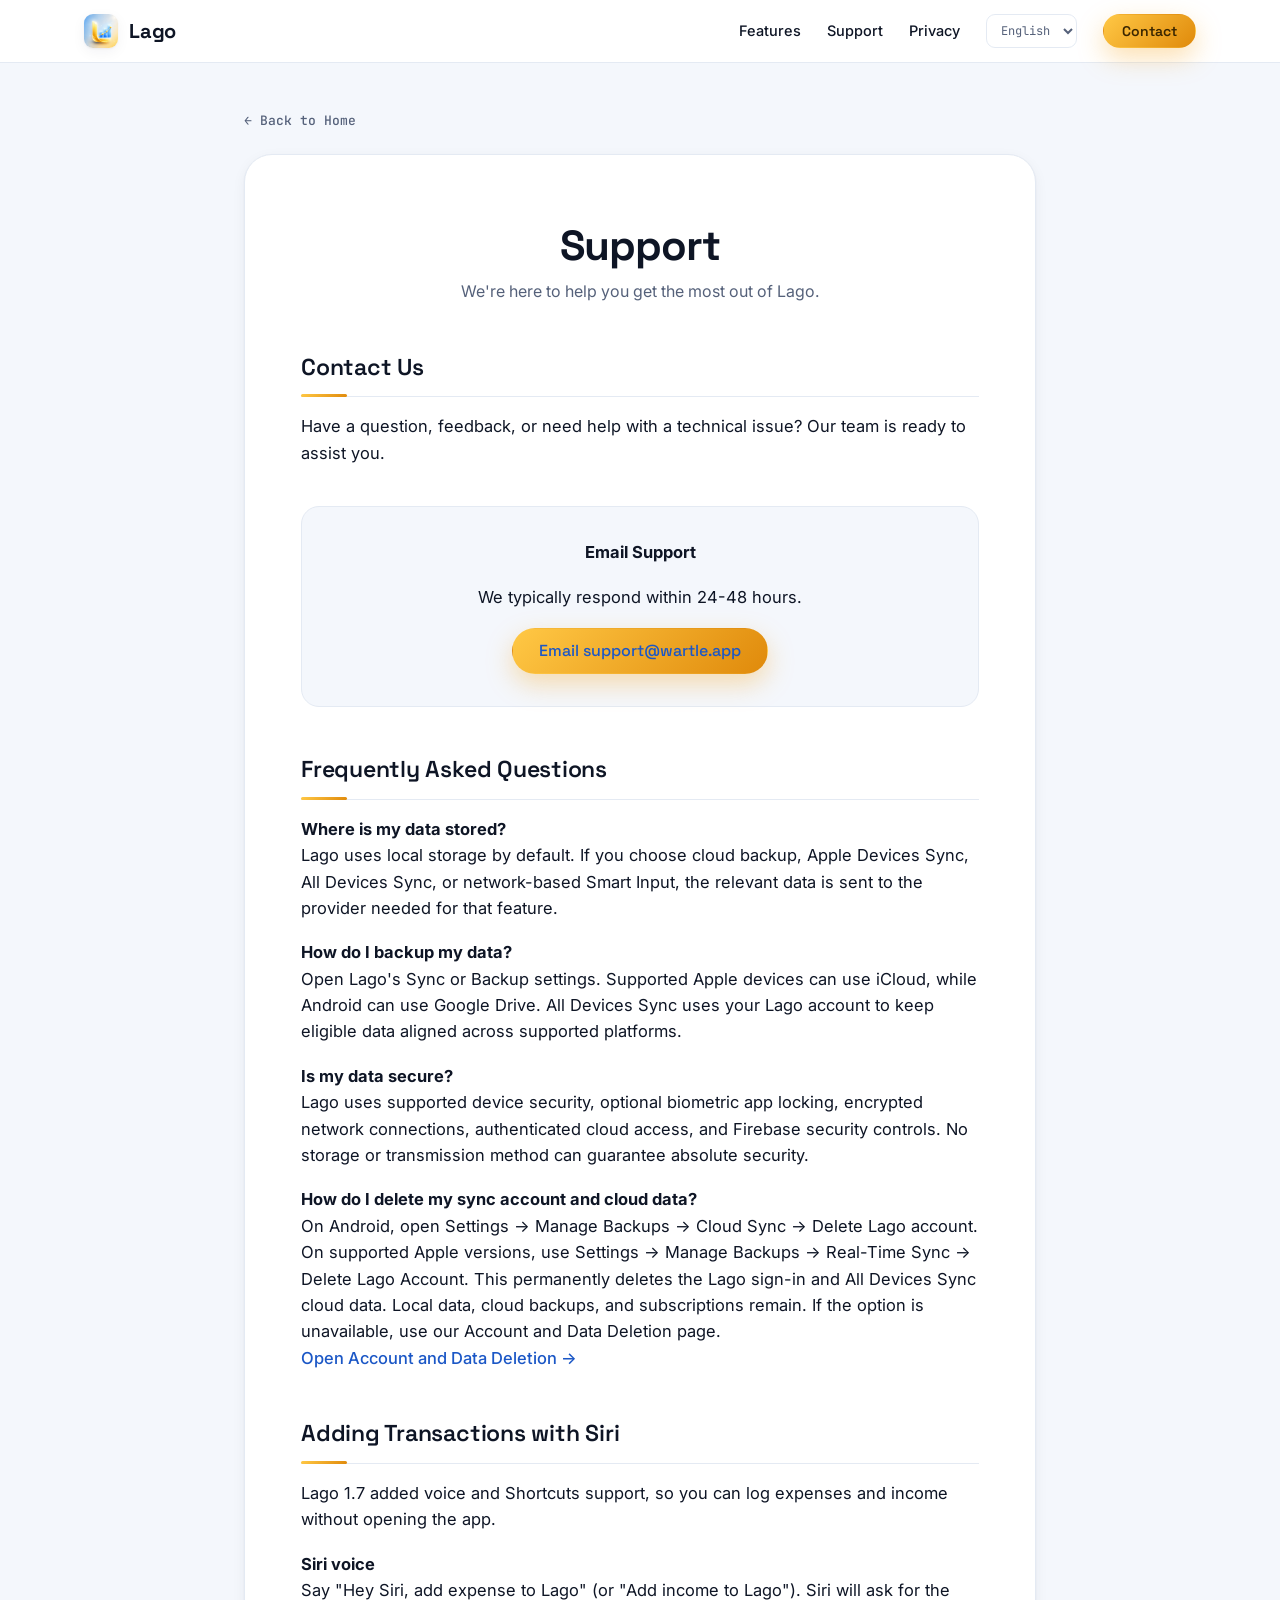
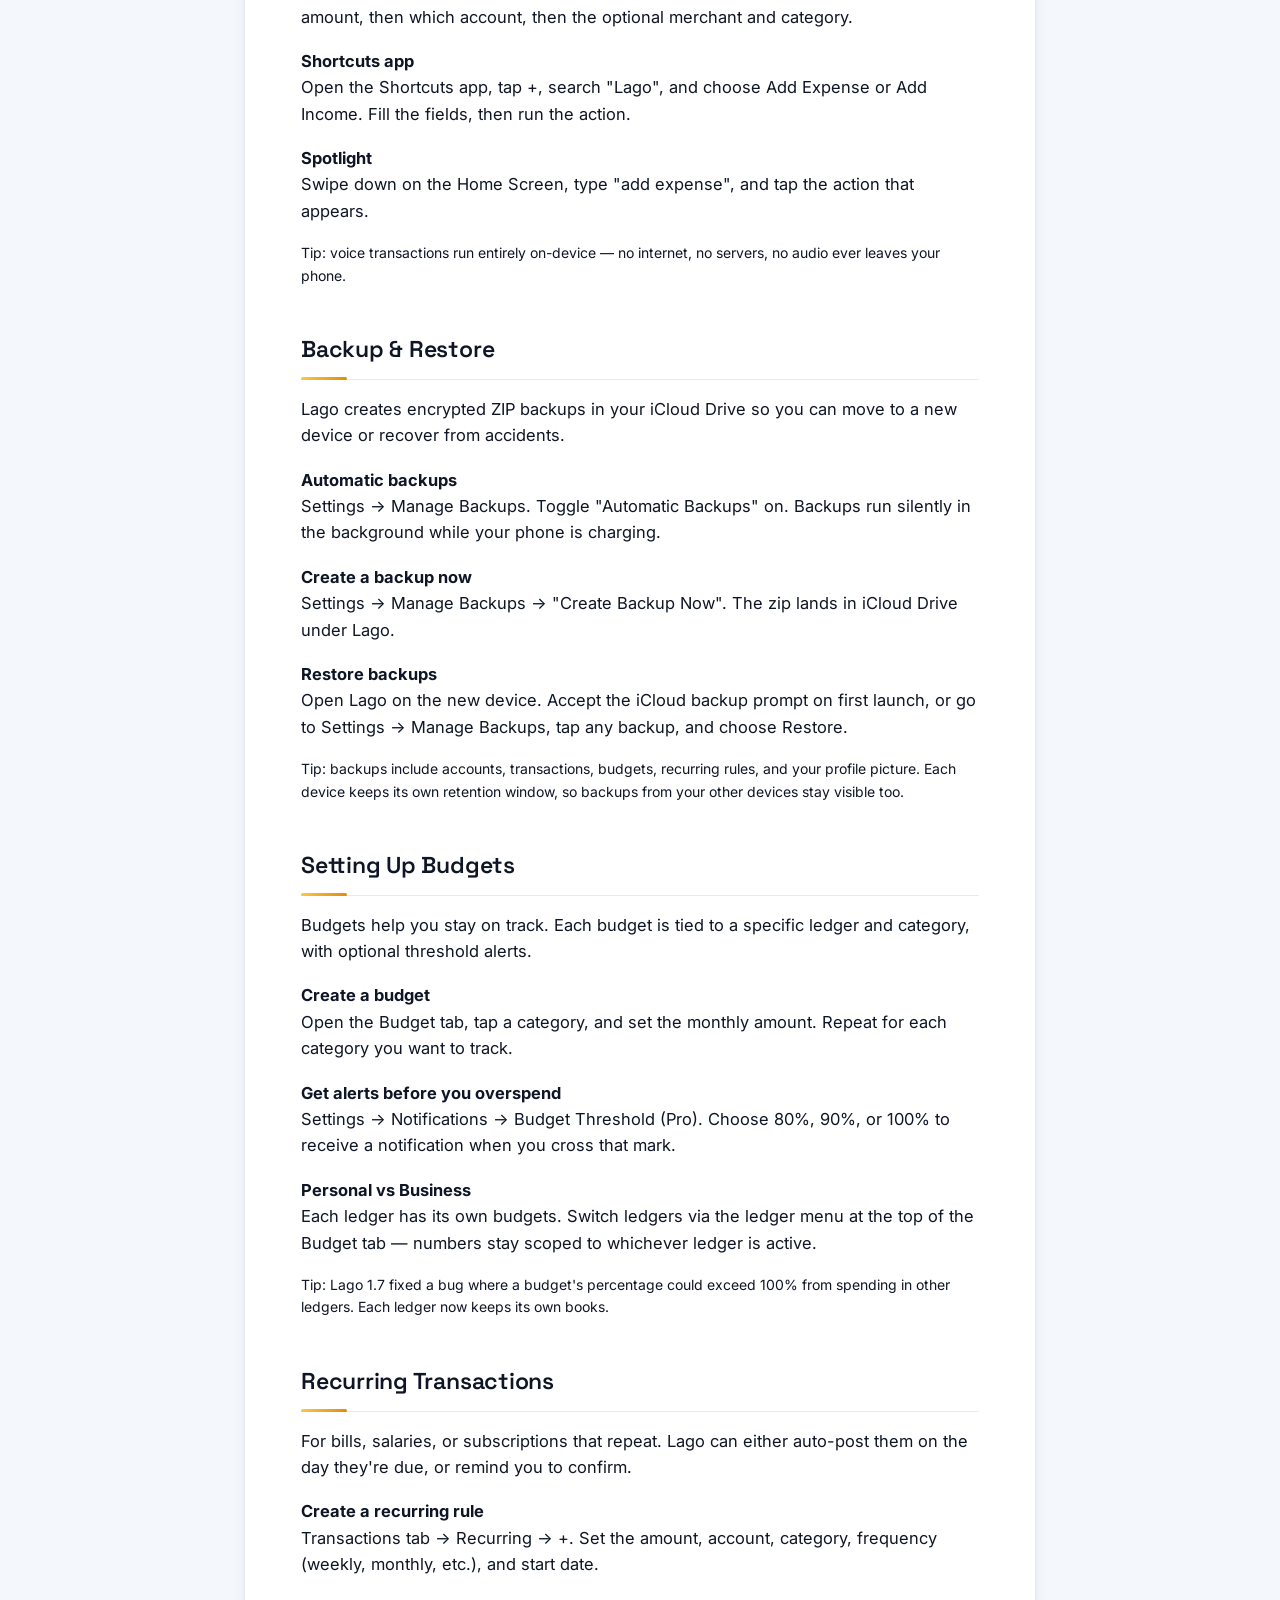
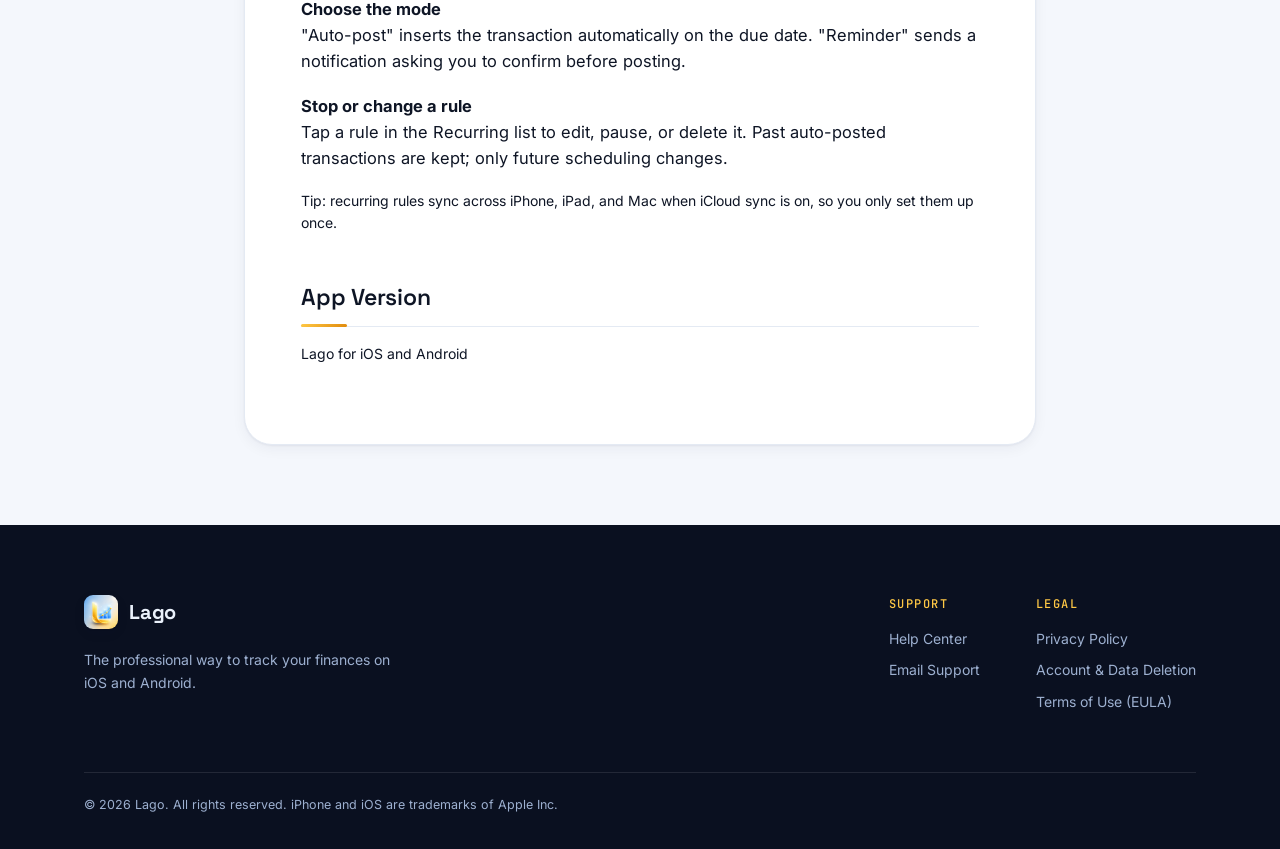
<file: support.html>
<!DOCTYPE html>
<html lang="en">

<head>
    <meta charset="UTF-8">
    <meta name="viewport" content="width=device-width, initial-scale=1.0">
    <meta name="theme-color" content="#0A1020">
    <link rel="icon" type="image/png" href="images/icons/AppIcon-default.png">
    <link rel="apple-touch-icon" href="images/icons/AppIcon-default.png">
    <title>Support - Lago</title>
    <meta name="description" content="Help with Lago backups, sync, account deletion, privacy, transactions, and budgeting.">
    <meta property="og:type" content="website">
    <meta property="og:site_name" content="Lago">
    <meta property="og:title" content="Support - Lago">
    <meta property="og:description" content="Help with Lago backups, sync, account deletion, privacy, transactions, and budgeting.">
    <meta property="og:image" content="https://mobileledger.wartle.app/images/og.png">
    <meta name="twitter:card" content="summary_large_image">
    <meta name="twitter:title" content="Support - Lago">
    <meta name="twitter:description" content="Help with Lago backups, sync, account deletion, privacy, transactions, and budgeting.">
    <meta name="twitter:image" content="https://mobileledger.wartle.app/images/og.png">
    <script>document.documentElement.classList.add('js');</script>
    <link rel="preconnect" href="https://fonts.googleapis.com">
    <link rel="preconnect" href="https://fonts.gstatic.com" crossorigin>
    <link rel="stylesheet" href="styles.css">
</head>

<body>
    <header class="site-header">
        <div class="container">
            <nav>
                <a href="index.html" class="brand">
                    <img src="images/icons/AppIcon-default.png" alt="" width="34" height="34" decoding="async">
                    Lago
                </a>
                <div class="nav-links">
                    <a href="index.html#features" data-i18n="nav-features">Features</a>
                    <a href="support.html" data-i18n="nav-support">Support</a>
                    <a href="privacy.html" data-i18n="nav-privacy">Privacy</a>
                    <select class="lang-selector" id="lang-selector" aria-label="Language">
                        <option value="en">English</option>
                        <option value="hi">हिन्दी</option>
                        <option value="ko">한국어</option>
                        <option value="ja">日本語</option>
                    </select>
                    <a href="mailto:support@wartle.app" class="btn btn--primary btn--sm" data-i18n="nav-contact">Contact</a>
                </div>
            </nav>
        </div>
    </header>
    <div class="doc">
    <div class="doc-wrap">
        <a href="index.html" class="doc-back" data-i18n="back-home">← Back to Home</a>
        <article class="doc-card">
            <header>
                <h1 data-i18n="support-title">Support</h1>
                <p data-i18n="support-subtitle">We're here to help you get the most out of Lago.</p>
            </header>

            <section>
                <h2 data-i18n="contact-title">Contact Us</h2>
                <p data-i18n="contact-desc">Have a question, feedback, or need help with a technical issue? Our team is
                    ready to assist you.</p>

                <div class="contact-box">
                    <p><strong data-i18n="email-support">Email Support</strong></p>
                    <p data-i18n="response-time">We typically respond within 24-48 hours.</p>
                    <a href="mailto:support@wartle.app" class="btn" data-i18n="btn-email">Email support@wartle.app</a>
                </div>
            </section>

            <section>
                <h2 data-i18n="faq-title">Frequently Asked Questions</h2>
                <p><strong data-i18n="faq-1-q">Where is my data stored?</strong><br>
                    <span data-i18n="faq-1-a">Lago uses local storage by default. If you choose cloud backup, Apple Devices Sync, All Devices Sync, or network-based Smart Input, the relevant data is sent to the provider needed for that feature.</span>
                </p>

                <p><strong data-i18n="faq-2-q">How do I backup my data?</strong><br>
                    <span data-i18n="faq-2-a">Open Lago's Sync or Backup settings. Supported Apple devices can use iCloud, while Android can use Google Drive. All Devices Sync uses your Lago account to keep eligible data aligned across supported platforms.</span>
                </p>

                <p><strong data-i18n="faq-3-q">Is my data secure?</strong><br>
                    <span data-i18n="faq-3-a">Lago uses supported device security, optional biometric app locking, encrypted network connections, authenticated cloud access, and Firebase security controls. No storage or transmission method can guarantee absolute security.</span>
                </p>

                <p><strong data-i18n="faq-4-q">How do I delete my sync account and cloud data?</strong><br>
                    <span data-i18n="faq-4-a">On Android, open Settings → Manage Backups → Cloud Sync → Delete Lago account. On supported Apple versions, use Settings → Manage Backups → Real-Time Sync → Delete Lago Account. This permanently deletes the Lago sign-in and All Devices Sync cloud data. Local data, cloud backups, and subscriptions remain. If the option is unavailable, use our Account and Data Deletion page.</span>
                    <br><a href="account-deletion.html" data-i18n="faq-4-link">Open Account and Data Deletion →</a>
                </p>
            </section>

            <section>
                <h2 data-i18n="voice-title">Adding Transactions with Siri</h2>
                <p data-i18n="voice-intro">Lago 1.7 added voice and Shortcuts support, so you can log
                    expenses and income without opening the app.</p>

                <p><strong data-i18n="voice-step-1-q">Siri voice</strong><br>
                    <span data-i18n="voice-step-1-a">Say "Hey Siri, add expense to Lago" (or "Add income
                        to Lago"). Siri will ask for the amount, then which account, then the optional
                        merchant and category.</span>
                </p>

                <p><strong data-i18n="voice-step-2-q">Shortcuts app</strong><br>
                    <span data-i18n="voice-step-2-a">Open the Shortcuts app, tap +, search "Lago", and
                        choose Add Expense or Add Income. Fill the fields, then run the action.</span>
                </p>

                <p><strong data-i18n="voice-step-3-q">Spotlight</strong><br>
                    <span data-i18n="voice-step-3-a">Swipe down on the Home Screen, type "add expense", and tap
                        the action that appears.</span>
                </p>

                <p style="color: var(--light-text); font-size: 14px;" data-i18n="voice-tip">Tip: voice transactions
                    run entirely on-device — no internet, no servers, no audio ever leaves your phone.</p>
            </section>

            <section>
                <h2 data-i18n="backup-title">Backup &amp; Restore</h2>
                <p data-i18n="backup-intro">Lago creates encrypted ZIP backups in your iCloud Drive so
                    you can move to a new device or recover from accidents.</p>

                <p><strong data-i18n="backup-step-1-q">Automatic backups</strong><br>
                    <span data-i18n="backup-step-1-a">Settings → Manage Backups. Toggle "Automatic Backups"
                        on. Backups run silently in the background while your phone is charging.</span>
                </p>

                <p><strong data-i18n="backup-step-2-q">Create a backup now</strong><br>
                    <span data-i18n="backup-step-2-a">Settings → Manage Backups → "Create Backup Now". The
                        zip lands in iCloud Drive under Lago.</span>
                </p>

                <p><strong data-i18n="backup-step-3-q">Restore backups</strong><br>
                    <span data-i18n="backup-step-3-a">Open Lago on the new device. Accept the iCloud
                        backup prompt on first launch, or go to Settings → Manage Backups, tap any backup,
                        and choose Restore.</span>
                </p>

                <p style="color: var(--light-text); font-size: 14px;" data-i18n="backup-tip">Tip: backups include
                    accounts, transactions, budgets, recurring rules, and your profile picture. Each device keeps
                    its own retention window, so backups from your other devices stay visible too.</p>
            </section>

            <section>
                <h2 data-i18n="budgets-title">Setting Up Budgets</h2>
                <p data-i18n="budgets-intro">Budgets help you stay on track. Each budget is tied to a specific
                    ledger and category, with optional threshold alerts.</p>

                <p><strong data-i18n="budgets-step-1-q">Create a budget</strong><br>
                    <span data-i18n="budgets-step-1-a">Open the Budget tab, tap a category, and set the monthly
                        amount. Repeat for each category you want to track.</span>
                </p>

                <p><strong data-i18n="budgets-step-2-q">Get alerts before you overspend</strong><br>
                    <span data-i18n="budgets-step-2-a">Settings → Notifications → Budget Threshold (Pro). Choose
                        80%, 90%, or 100% to receive a notification when you cross that mark.</span>
                </p>

                <p><strong data-i18n="budgets-step-3-q">Personal vs Business</strong><br>
                    <span data-i18n="budgets-step-3-a">Each ledger has its own budgets. Switch ledgers via the
                        ledger menu at the top of the Budget tab — numbers stay scoped to whichever ledger is
                        active.</span>
                </p>

                <p style="color: var(--light-text); font-size: 14px;" data-i18n="budgets-tip">Tip: Lago 1.7
                    fixed a bug where a budget's percentage could exceed 100% from spending in other ledgers. Each
                    ledger now keeps its own books.</p>
            </section>

            <section>
                <h2 data-i18n="recurring-title">Recurring Transactions</h2>
                <p data-i18n="recurring-intro">For bills, salaries, or subscriptions that repeat. Lago
                    can either auto-post them on the day they're due, or remind you to confirm.</p>

                <p><strong data-i18n="recurring-step-1-q">Create a recurring rule</strong><br>
                    <span data-i18n="recurring-step-1-a">Transactions tab → Recurring → +. Set the amount,
                        account, category, frequency (weekly, monthly, etc.), and start date.</span>
                </p>

                <p><strong data-i18n="recurring-step-2-q">Choose the mode</strong><br>
                    <span data-i18n="recurring-step-2-a">"Auto-post" inserts the transaction automatically on the
                        due date. "Reminder" sends a notification asking you to confirm before posting.</span>
                </p>

                <p><strong data-i18n="recurring-step-3-q">Stop or change a rule</strong><br>
                    <span data-i18n="recurring-step-3-a">Tap a rule in the Recurring list to edit, pause, or
                        delete it. Past auto-posted transactions are kept; only future scheduling changes.</span>
                </p>

                <p style="color: var(--light-text); font-size: 14px;" data-i18n="recurring-tip">Tip: recurring rules
                    sync across iPhone, iPad, and Mac when iCloud sync is on, so you only set them up once.</p>
            </section>

            <section>
                <h2 data-i18n="version-title">App Version</h2>
                <p style="color: var(--light-text); font-size: 14px;" data-i18n="version-desc">Lago for iOS and Android</p>
            </section>
        </article>
    </div>
    </div>
    <footer class="site-footer">
        <div class="container">
            <div class="footer-top">
                <div class="footer-brand">
                    <span class="brand">
                        <img src="images/icons/AppIcon-default.png" alt="" width="34" height="34" decoding="async" loading="lazy">
                        Lago
                    </span>
                    <p data-i18n="footer-desc">The professional way to track your finances on iOS and Android.</p>
                </div>
                <div class="footer-links">
                    <div class="footer-col">
                        <h4 data-i18n="footer-support-header">Support</h4>
                        <a href="support.html" data-i18n="footer-help">Help Center</a>
                        <a href="mailto:support@wartle.app" data-i18n="footer-email">Email Support</a>
                    </div>
                    <div class="footer-col">
                        <h4 data-i18n="footer-legal-header">Legal</h4>
                        <a href="privacy.html" data-i18n="footer-privacy">Privacy Policy</a>
                        <a href="account-deletion.html">Account &amp; Data Deletion</a>
                        <a href="terms.html" data-i18n="footer-terms">Terms of Use (EULA)</a>
                    </div>
                </div>
            </div>
            <div class="footer-bottom" id="copyright-text">
                &copy; 2026 Lago. All rights reserved. iPhone and iOS are trademarks of Apple Inc.
            </div>
        </div>
    </footer>

    <script>
        const translations = {
            en: {
                "nav-features": "Features",
                "nav-support": "Support",
                "nav-privacy": "Privacy",
                "nav-contact": "Contact",
                "footer-desc": "The professional way to track your finances on iOS and Android.",
                "footer-support-header": "Support",
                "footer-help": "Help Center",
                "footer-email": "Email Support",
                "footer-legal-header": "Legal",
                "footer-privacy": "Privacy Policy",
                "footer-terms": "Terms of Use (EULA)",
                "copyright": "&copy; 2026 Lago. All rights reserved. iPhone and iOS are trademarks of Apple Inc.",
                "back-home": "← Back to Home",
                "support-title": "Support",
                "support-subtitle": "We're here to help you get the most out of Lago.",
                "contact-title": "Contact Us",
                "contact-desc": "Have a question, feedback, or need help with a technical issue? Our team is ready to assist you.",
                "email-support": "Email Support",
                "response-time": "We typically respond within 24-48 hours.",
                "btn-email": "Email support@wartle.app",
                "faq-title": "Frequently Asked Questions",
                "faq-1-q": "Where is my data stored?",
                "faq-1-a": "Lago uses local storage by default. If you choose cloud backup, Apple Devices Sync, All Devices Sync, or network-based Smart Input, the relevant data is sent to the provider needed for that feature.",
                "faq-2-q": "How do I backup my data?",
                "faq-2-a": "Open Lago's Sync or Backup settings. Supported Apple devices can use iCloud, while Android can use Google Drive. All Devices Sync uses your Lago account to keep eligible data aligned across supported platforms.",
                "faq-3-q": "Is my data secure?",
                "faq-3-a": "Lago uses supported device security, optional biometric app locking, encrypted network connections, authenticated cloud access, and Firebase security controls. No storage or transmission method can guarantee absolute security.",
                "faq-4-q": "How do I delete my sync account and cloud data?",
                "faq-4-a": "On Android, open Settings → Manage Backups → Cloud Sync → Delete Lago account. On supported Apple versions, use Settings → Manage Backups → Real-Time Sync → Delete Lago Account. This permanently deletes the Lago sign-in and All Devices Sync cloud data. Local data, cloud backups, and subscriptions remain. If the option is unavailable, use our Account and Data Deletion page.",
                "faq-4-link": "Open Account and Data Deletion →",
                "voice-title": "Adding Transactions with Siri",
                "voice-intro": "Lago 1.7 added voice and Shortcuts support, so you can log expenses and income without opening the app.",
                "voice-step-1-q": "Siri voice",
                "voice-step-1-a": "Say \"Hey Siri, add expense to Lago\" (or \"Add income to Lago\"). Siri will ask for the amount, then which account, then the optional merchant and category.",
                "voice-step-2-q": "Shortcuts app",
                "voice-step-2-a": "Open the Shortcuts app, tap +, search \"Lago\", and choose Add Expense or Add Income. Fill the fields, then run the action.",
                "voice-step-3-q": "Spotlight",
                "voice-step-3-a": "Swipe down on the Home Screen, type \"add expense\", and tap the action that appears.",
                "voice-tip": "Tip: voice transactions run entirely on-device — no internet, no servers, no audio ever leaves your phone.",
                "backup-title": "Backup & Restore",
                "backup-intro": "Lago creates encrypted ZIP backups in your iCloud Drive so you can move to a new device or recover from accidents.",
                "backup-step-1-q": "Automatic backups",
                "backup-step-1-a": "Settings → Manage Backups. Toggle \"Automatic Backups\" on. Backups run silently in the background while your phone is charging.",
                "backup-step-2-q": "Create a backup now",
                "backup-step-2-a": "Settings → Manage Backups → \"Create Backup Now\". The zip lands in iCloud Drive under Lago.",
                "backup-step-3-q": "Restore backups",
                "backup-step-3-a": "Open Lago on the new device. Accept the iCloud backup prompt on first launch, or go to Settings → Manage Backups, tap any backup, and choose Restore.",
                "backup-tip": "Tip: backups include accounts, transactions, budgets, recurring rules, and your profile picture. Each device keeps its own retention window, so backups from your other devices stay visible too.",
                "budgets-title": "Setting Up Budgets",
                "budgets-intro": "Budgets help you stay on track. Each budget is tied to a specific ledger and category, with optional threshold alerts.",
                "budgets-step-1-q": "Create a budget",
                "budgets-step-1-a": "Open the Budget tab, tap a category, and set the monthly amount. Repeat for each category you want to track.",
                "budgets-step-2-q": "Get alerts before you overspend",
                "budgets-step-2-a": "Settings → Notifications → Budget Threshold (Pro). Choose 80%, 90%, or 100% to receive a notification when you cross that mark.",
                "budgets-step-3-q": "Personal vs Business",
                "budgets-step-3-a": "Each ledger has its own budgets. Switch ledgers via the ledger menu at the top of the Budget tab — numbers stay scoped to whichever ledger is active.",
                "budgets-tip": "Tip: Lago 1.7 fixed a bug where a budget's percentage could exceed 100% from spending in other ledgers. Each ledger now keeps its own books.",
                "recurring-title": "Recurring Transactions",
                "recurring-intro": "For bills, salaries, or subscriptions that repeat. Lago can either auto-post them on the day they're due, or remind you to confirm.",
                "recurring-step-1-q": "Create a recurring rule",
                "recurring-step-1-a": "Transactions tab → Recurring → +. Set the amount, account, category, frequency (weekly, monthly, etc.), and start date.",
                "recurring-step-2-q": "Choose the mode",
                "recurring-step-2-a": "\"Auto-post\" inserts the transaction automatically on the due date. \"Reminder\" sends a notification asking you to confirm before posting.",
                "recurring-step-3-q": "Stop or change a rule",
                "recurring-step-3-a": "Tap a rule in the Recurring list to edit, pause, or delete it. Past auto-posted transactions are kept; only future scheduling changes.",
                "recurring-tip": "Tip: recurring rules sync across iPhone, iPad, and Mac when iCloud sync is on, so you only set them up once.",
                "version-title": "App Version",
                "version-desc": "Lago for iOS and Android"
            },
            hi: {
                "nav-features": "विशेषताएं",
                "nav-support": "सहायता",
                "nav-privacy": "गोपनीयता",
                "nav-contact": "संपर्क करें",
                "footer-desc": "iOS और Android पर अपने वित्त को ट्रैक करने का पेशेवर तरीका।",
                "footer-support-header": "सहायता",
                "footer-help": "सहायता केंद्र",
                "footer-email": "ईमेल सहायता",
                "footer-legal-header": "कानूनी",
                "footer-privacy": "गोपनीयता नीति",
                "footer-terms": "उपयोग की शर्तें (EULA)",
                "copyright": "&copy; 2026 Lago। सर्वाधिकार सुरक्षित। iPhone और iOS Apple Inc. के ट्रेडमार्क हैं।",
                "back-home": "← होम पर वापस जाएं",
                "support-title": "सहायता",
                "support-subtitle": "हम यहां Lago का अधिकतम लाभ उठाने में आपकी सहायता के लिए हैं।",
                "contact-title": "हमसे संपर्क करें",
                "contact-desc": "कोई प्रश्न, प्रतिक्रिया है, या तकनीकी समस्या में सहायता चाहिए? हमारी टीम आपकी सहायता के लिए तैयार है।",
                "email-support": "ईमेल सहायता",
                "response-time": "हम आम तौर पर 24-48 घंटों के भीतर जवाब देते हैं।",
                "btn-email": "ईमेल support@wartle.app",
                "faq-title": "अक्सर पूछे जाने वाले प्रश्न",
                "faq-1-q": "मेरा डेटा कहाँ स्टोर किया जाता है?",
                "faq-1-a": "Lago डिफ़ॉल्ट रूप से स्थानीय स्टोरेज का उपयोग करता है। यदि आप क्लाउड बैकअप, Apple Devices Sync, All Devices Sync या नेटवर्क-आधारित Smart Input चुनते हैं, तो संबंधित डेटा उस सुविधा के लिए आवश्यक सेवा प्रदाता को भेजा जाता है।",
                "faq-2-q": "मैं अपने डेटा का बैकअप कैसे ले सकता हूँ?",
                "faq-2-a": "Lago की Sync या Backup सेटिंग्स खोलें। समर्थित Apple डिवाइस iCloud का उपयोग कर सकते हैं, जबकि Android Google Drive का उपयोग कर सकता है। All Devices Sync आपके Lago खाते के जरिए समर्थित प्लेटफ़ॉर्म पर योग्य डेटा को एक जैसा रखता है।",
                "faq-3-q": "क्या मेरा डेटा सुरक्षित है?",
                "faq-3-a": "Lago समर्थित डिवाइस सुरक्षा, वैकल्पिक बायोमेट्रिक ऐप लॉक, एन्क्रिप्टेड नेटवर्क कनेक्शन, प्रमाणित क्लाउड एक्सेस और Firebase सुरक्षा नियंत्रणों का उपयोग करता है। कोई भी स्टोरेज या ट्रांसमिशन तरीका पूर्ण सुरक्षा की गारंटी नहीं दे सकता।",
                "faq-4-q": "मैं अपना सिंक खाता और क्लाउड डेटा कैसे हटाऊँ?",
                "faq-4-a": "Android पर Settings → Manage Backups → Cloud Sync → Delete Lago account खोलें। समर्थित Apple संस्करणों पर Settings → Manage Backups → Real-Time Sync → Delete Lago Account का उपयोग करें। इससे Lago साइन-इन और All Devices Sync का क्लाउड डेटा स्थायी रूप से हट जाता है। स्थानीय डेटा, क्लाउड बैकअप और सदस्यताएँ बनी रहती हैं। यदि विकल्प उपलब्ध नहीं है, तो Account and Data Deletion पेज का उपयोग करें।",
                "faq-4-link": "खाता और डेटा हटाने का पेज खोलें →",
                "voice-title": "Siri से लेनदेन जोड़ें",
                "voice-intro": "Lago 1.7 में voice और Shortcuts का सपोर्ट जोड़ा गया है, इसलिए आप ऐप खोले बिना खर्च और आय लॉग कर सकते हैं।",
                "voice-step-1-q": "Siri आवाज़",
                "voice-step-1-a": "बोलें \"Hey Siri, add expense to Lago\" (या \"Add income to Lago\")। Siri राशि पूछेगा, फिर कौन सा खाता, फिर वैकल्पिक मर्चेंट और श्रेणी।",
                "voice-step-2-q": "Shortcuts ऐप",
                "voice-step-2-a": "Shortcuts ऐप खोलें, + टैप करें, \"Lago\" खोजें, और Add Expense या Add Income चुनें। फ़ील्ड भरें, फिर एक्शन चलाएं।",
                "voice-step-3-q": "Spotlight",
                "voice-step-3-a": "होम स्क्रीन पर नीचे स्वाइप करें, \"add expense\" टाइप करें, और दिखाई देने वाले एक्शन को टैप करें।",
                "voice-tip": "टिप: voice लेनदेन पूरी तरह से डिवाइस पर चलते हैं — कोई इंटरनेट नहीं, कोई सर्वर नहीं, ऑडियो आपके फ़ोन से कहीं नहीं जाता।",
                "backup-title": "बैकअप और रिस्टोर",
                "backup-intro": "Lago आपके iCloud Drive में एन्क्रिप्टेड ZIP बैकअप बनाता है, ताकि आप नए डिवाइस पर जा सकें या किसी समस्या से रिकवर हो सकें।",
                "backup-step-1-q": "स्वचालित बैकअप",
                "backup-step-1-a": "Settings → Manage Backups। \"Automatic Backups\" को चालू करें। फ़ोन चार्ज होते समय बैकअप पृष्ठभूमि में चुपचाप चलते हैं।",
                "backup-step-2-q": "अभी बैकअप बनाएं",
                "backup-step-2-a": "Settings → Manage Backups → \"Create Backup Now\"। ZIP iCloud Drive में Lago के अंतर्गत आता है।",
                "backup-step-3-q": "बैकअप रिस्टोर करें",
                "backup-step-3-a": "नए डिवाइस पर Lago खोलें। पहले लॉन्च पर iCloud बैकअप प्रॉम्प्ट स्वीकार करें, या Settings → Manage Backups पर जाएं, किसी भी बैकअप को टैप करें, और Restore चुनें।",
                "backup-tip": "टिप: बैकअप में खाते, लेनदेन, बजट, आवर्ती नियम, और आपकी प्रोफ़ाइल तस्वीर शामिल होती है। हर डिवाइस अपना रिटेंशन विंडो रखता है, इसलिए दूसरे डिवाइसों के बैकअप भी दिखते रहते हैं।",
                "budgets-title": "बजट सेट करें",
                "budgets-intro": "बजट आपको ट्रैक पर रहने में मदद करते हैं। हर बजट एक विशेष लेजर और श्रेणी से जुड़ा होता है, वैकल्पिक थ्रेशोल्ड अलर्ट के साथ।",
                "budgets-step-1-q": "बजट बनाएं",
                "budgets-step-1-a": "Budget टैब खोलें, किसी श्रेणी पर टैप करें, और मासिक राशि सेट करें। हर श्रेणी के लिए दोहराएं जिसे आप ट्रैक करना चाहते हैं।",
                "budgets-step-2-q": "अधिक खर्च से पहले अलर्ट प्राप्त करें",
                "budgets-step-2-a": "Settings → Notifications → Budget Threshold (Pro)। 80%, 90%, या 100% चुनें ताकि उस मार्क को पार करते ही नोटिफिकेशन मिले।",
                "budgets-step-3-q": "Personal बनाम Business",
                "budgets-step-3-a": "हर लेजर के अपने बजट होते हैं। Budget टैब के ऊपर लेजर मेनू से लेजर बदलें — संख्याएं उसी लेजर तक सीमित रहती हैं जो सक्रिय है।",
                "budgets-tip": "टिप: Lago 1.7 ने एक बग ठीक किया जहां बजट का प्रतिशत दूसरे लेजरों के खर्च से 100% से अधिक हो सकता था। अब हर लेजर अपनी खुद की किताबें रखता है।",
                "recurring-title": "आवर्ती लेनदेन",
                "recurring-intro": "बिल, वेतन, या सब्सक्रिप्शन के लिए जो दोहराते हैं। Lago या तो उन्हें देय तिथि पर स्वतः पोस्ट कर सकता है, या आपको पुष्टि के लिए याद दिला सकता है।",
                "recurring-step-1-q": "आवर्ती नियम बनाएं",
                "recurring-step-1-a": "Transactions टैब → Recurring → +। राशि, खाता, श्रेणी, आवृत्ति (साप्ताहिक, मासिक, आदि), और प्रारंभ तिथि सेट करें।",
                "recurring-step-2-q": "मोड चुनें",
                "recurring-step-2-a": "\"Auto-post\" लेनदेन को देय तिथि पर स्वचालित रूप से डालता है। \"Reminder\" पोस्ट करने से पहले पुष्टि के लिए नोटिफिकेशन भेजता है।",
                "recurring-step-3-q": "नियम बंद करें या बदलें",
                "recurring-step-3-a": "Recurring सूची में किसी नियम पर टैप करके उसे संपादित करें, रोकें, या हटाएं। अतीत के स्वतः-पोस्ट किए गए लेनदेन रखे जाते हैं; केवल भविष्य की समय-निर्धारण बदलती है।",
                "recurring-tip": "टिप: iCloud सिंक चालू होने पर आवर्ती नियम iPhone, iPad, और Mac में सिंक होते हैं, इसलिए आपको उन्हें केवल एक बार सेट करना होगा।",
                "version-title": "ऐप संस्करण",
                "version-desc": "iOS और Android के लिए Lago"
            },
            ko: {
                "nav-features": "기능",
                "nav-support": "지원",
                "nav-privacy": "개인정보 보호",
                "nav-contact": "문의하기",
                "footer-desc": "iOS 및 Android에서 재정을 추적하는 전문적인 방법.",
                "footer-support-header": "지원",
                "footer-help": "고객 센터",
                "footer-email": "이메일 지원",
                "footer-legal-header": "법적 고지",
                "footer-privacy": "개인정보 처리방침",
                "footer-terms": "이용 약관 (EULA)",
                "copyright": "&copy; 2026 Lago. 모든 권리 보유. iPhone 및 iOS는 Apple Inc.의 상표입니다.",
                "back-home": "← 홈으로 돌아가기",
                "support-title": "지원",
                "support-subtitle": "Lago를 최대한 활용할 수 있도록 도와드리겠습니다.",
                "contact-title": "문의하기",
                "contact-desc": "질문, 피드백이 있거나 기술적 문제로 도움이 필요하신가요? 저희 팀이 도와드릴 준비가 되어 있습니다.",
                "email-support": "이메일 지원",
                "response-time": "보통 24-48시간 이내에 답변을 드립니다.",
                "btn-email": "이메일 support@wartle.app",
                "faq-title": "자주 묻는 질문",
                "faq-1-q": "데이터는 어디에 저장되나요?",
                "faq-1-a": "Lago는 기본적으로 로컬 저장소를 사용합니다. 클라우드 백업, Apple Devices Sync, All Devices Sync 또는 네트워크 기반 Smart Input을 선택하면 해당 기능에 필요한 데이터가 서비스 제공업체로 전송됩니다.",
                "faq-2-q": "데이터를 어떻게 백업하나요?",
                "faq-2-a": "Lago의 동기화 또는 백업 설정을 여세요. 지원되는 Apple 기기는 iCloud를, Android는 Google Drive를 사용할 수 있습니다. All Devices Sync는 Lago 계정을 통해 지원되는 플랫폼 간에 대상 데이터를 동일하게 유지합니다.",
                "faq-3-q": "데이터는 안전한가요?",
                "faq-3-a": "Lago는 지원되는 기기 보안, 선택적 생체 인식 앱 잠금, 암호화된 네트워크 연결, 인증된 클라우드 접근 및 Firebase 보안 제어를 사용합니다. 어떤 저장 또는 전송 방식도 절대적인 보안을 보장할 수 없습니다.",
                "faq-4-q": "동기화 계정과 클라우드 데이터를 어떻게 삭제하나요?",
                "faq-4-a": "Android에서는 설정 → 백업 관리 → Cloud Sync → Delete Lago account로 이동하세요. 지원되는 Apple 버전에서는 설정 → 백업 관리 → 실시간 동기화 → Lago 계정 삭제를 이용하세요. Lago 로그인과 All Devices Sync 클라우드 데이터가 영구 삭제됩니다. 로컬 데이터, 클라우드 백업 및 구독은 유지됩니다. 옵션이 없다면 계정 및 데이터 삭제 페이지를 이용하세요.",
                "faq-4-link": "계정 및 데이터 삭제 페이지 열기 →",
                "voice-title": "Siri로 거래 추가하기",
                "voice-intro": "Lago 1.7에서 음성 및 단축어 기능이 추가되어, 앱을 열지 않고도 지출과 수입을 기록할 수 있습니다.",
                "voice-step-1-q": "Siri 음성",
                "voice-step-1-a": "\"Hey Siri, add expense to Lago\" 또는 \"Add income to Lago\"라고 말하세요. Siri가 금액을 묻고, 다음으로 계정, 그리고 선택 사항인 가맹점과 카테고리를 묻습니다.",
                "voice-step-2-q": "단축어 앱",
                "voice-step-2-a": "단축어 앱을 열고 +를 탭한 후 \"Lago\"를 검색하여 Add Expense 또는 Add Income을 선택하세요. 필드를 입력한 다음 작업을 실행하세요.",
                "voice-step-3-q": "Spotlight",
                "voice-step-3-a": "홈 화면을 아래로 스와이프하고 \"add expense\"를 입력한 다음 표시되는 작업을 탭하세요.",
                "voice-tip": "팁: 음성 거래는 모두 기기에서만 처리됩니다 — 인터넷 연결도, 서버도, 음성 전송도 없습니다.",
                "backup-title": "백업 및 복원",
                "backup-intro": "Lago는 iCloud Drive에 암호화된 ZIP 백업을 만들어, 새 기기로 이동하거나 사고에서 복구할 수 있도록 도와줍니다.",
                "backup-step-1-q": "자동 백업",
                "backup-step-1-a": "Settings → Manage Backups에서 \"Automatic Backups\"를 켜세요. 휴대폰이 충전 중일 때 백업이 백그라운드에서 조용히 실행됩니다.",
                "backup-step-2-q": "지금 백업 만들기",
                "backup-step-2-a": "Settings → Manage Backups → \"Create Backup Now\". ZIP 파일은 iCloud Drive의 Lago 폴더에 저장됩니다.",
                "backup-step-3-q": "백업 복원",
                "backup-step-3-a": "새 기기에서 Lago를 열고 첫 실행 시 iCloud 백업 프롬프트를 수락하거나, Settings → Manage Backups로 이동해 백업을 탭한 뒤 Restore를 선택하세요.",
                "backup-tip": "팁: 백업에는 계정, 거래, 예산, 반복 규칙, 프로필 사진이 포함됩니다. 각 기기는 자체 보관 기간을 유지하므로 다른 기기의 백업도 그대로 표시됩니다.",
                "budgets-title": "예산 설정",
                "budgets-intro": "예산은 계획을 지키도록 도와줍니다. 각 예산은 특정 원장과 카테고리에 연결되며, 선택적 임계값 알림과 함께 작동합니다.",
                "budgets-step-1-q": "예산 만들기",
                "budgets-step-1-a": "Budget 탭을 열고 카테고리를 탭한 후 월별 금액을 설정하세요. 추적하려는 각 카테고리에 대해 반복하세요.",
                "budgets-step-2-q": "초과 지출 전에 알림 받기",
                "budgets-step-2-a": "Settings → Notifications → Budget Threshold (Pro). 80%, 90%, 또는 100%를 선택해 해당 임계값을 넘으면 알림을 받으세요.",
                "budgets-step-3-q": "Personal 대 Business",
                "budgets-step-3-a": "각 원장은 자체 예산을 가지고 있습니다. Budget 탭 상단의 원장 메뉴에서 원장을 전환하면, 숫자는 활성화된 원장으로만 한정됩니다.",
                "budgets-tip": "팁: Lago 1.7은 다른 원장의 지출 때문에 예산 백분율이 100%를 초과할 수 있던 버그를 수정했습니다. 이제 각 원장은 자체 장부를 유지합니다.",
                "recurring-title": "반복 거래",
                "recurring-intro": "반복되는 청구서, 급여 또는 구독을 위한 기능입니다. Lago는 만기일에 자동으로 게시하거나, 확인 알림을 보낼 수 있습니다.",
                "recurring-step-1-q": "반복 규칙 만들기",
                "recurring-step-1-a": "Transactions 탭 → Recurring → +. 금액, 계정, 카테고리, 빈도(주별, 월별 등), 시작 날짜를 설정하세요.",
                "recurring-step-2-q": "모드 선택",
                "recurring-step-2-a": "\"Auto-post\"는 만기일에 거래를 자동으로 삽입합니다. \"Reminder\"는 게시 전에 확인을 요청하는 알림을 보냅니다.",
                "recurring-step-3-q": "규칙 중지 또는 변경",
                "recurring-step-3-a": "Recurring 목록에서 규칙을 탭해 편집, 일시 중지 또는 삭제하세요. 과거에 자동 게시된 거래는 유지되며, 향후 일정만 변경됩니다.",
                "recurring-tip": "팁: iCloud 동기화가 켜져 있을 때 반복 규칙은 iPhone, iPad, Mac에 동기화되므로 한 번만 설정하면 됩니다.",
                "version-title": "앱 버전",
                "version-desc": "iOS 및 Android용 Lago"
            },
            ja: {
                "nav-features": "機能",
                "nav-support": "サポート",
                "nav-privacy": "プライバシー",
                "nav-contact": "お問い合わせ",
                "footer-desc": "iOSとAndroidで家計を管理するプロフェッショナルな方法。",
                "footer-support-header": "サポート",
                "footer-help": "ヘルプセンター",
                "footer-email": "メールサポート",
                "footer-legal-header": "法的情報",
                "footer-privacy": "プライバシーポリシー",
                "footer-terms": "利用規約 (EULA)",
                "copyright": "&copy; 2026 Lago. All rights reserved. iPhoneおよびiOSはApple Inc.の商標です。",
                "back-home": "← ホームへ戻る",
                "support-title": "サポート",
                "support-subtitle": "Lagoを最大限に活用できるようサポートいたします。",
                "contact-title": "お問い合わせ",
                "contact-desc": "ご質問、フィードバック、または技術的な問題でお困りですか？ 私たちのチームがお手伝いいたします。",
                "email-support": "メールサポート",
                "response-time": "通常24〜48時間以内に返信いたします。",
                "btn-email": "メール support@wartle.app",
                "faq-title": "よくある質問",
                "faq-1-q": "データはどこに保存されますか？",
                "faq-1-a": "Lagoはデフォルトで端末内に保存します。クラウドバックアップ、Apple Devices Sync、All Devices Sync、またはネットワークベースのSmart Inputを選ぶと、その機能に必要なデータがサービス提供者へ送信されます。",
                "faq-2-q": "データのバックアップ方法は？",
                "faq-2-a": "Lagoの同期またはバックアップ設定を開いてください。対応するAppleデバイスではiCloud、AndroidではGoogle Driveを利用できます。All Devices SyncはLagoアカウントを使い、対応プラットフォーム間で対象データを同期します。",
                "faq-3-q": "データのセキュリティは？",
                "faq-3-a": "Lagoは、対応デバイスのセキュリティ、任意の生体認証ロック、暗号化通信、認証済みクラウドアクセス、Firebaseのセキュリティ制御を使用します。ただし、保存または通信の方法が完全な安全性を保証することはありません。",
                "faq-4-q": "同期アカウントとクラウドデータを削除するには？",
                "faq-4-a": "Androidでは、設定 → バックアップを管理 → Cloud Sync → Delete Lago accountを開きます。対応するApple版では、設定 → バックアップを管理 → リアルタイム同期 → Lagoアカウントを削除を利用します。Lagoのサインイン情報とAll Devices Syncのクラウドデータが完全に削除されます。端末内のデータ、クラウドバックアップ、サブスクリプションは残ります。項目がない場合は、「アカウントとデータの削除」ページをご利用ください。",
                "faq-4-link": "アカウントとデータの削除ページを開く →",
                "voice-title": "Siriで取引を追加する",
                "voice-intro": "Lago 1.7では音声とショートカットに対応したため、アプリを開かずに支出や収入を記録できます。",
                "voice-step-1-q": "Siri音声",
                "voice-step-1-a": "「Hey Siri, add expense to Lago」または「Add income to Lago」と言ってください。Siriが金額、口座、任意で店舗とカテゴリを尋ねます。",
                "voice-step-2-q": "ショートカットApp",
                "voice-step-2-a": "ショートカットAppを開き、+をタップして「Lago」を検索し、Add ExpenseまたはAdd Incomeを選びます。フィールドを入力してアクションを実行してください。",
                "voice-step-3-q": "Spotlight",
                "voice-step-3-a": "ホーム画面を下にスワイプし、「add expense」と入力して表示されるアクションをタップします。",
                "voice-tip": "ヒント：音声取引はすべて端末上で処理されます — インターネット、サーバー、音声送信は一切ありません。",
                "backup-title": "バックアップと復元",
                "backup-intro": "LagoはiCloud Driveに暗号化されたZIPバックアップを作成するので、新しいデバイスへの移行や事故からの復旧ができます。",
                "backup-step-1-q": "自動バックアップ",
                "backup-step-1-a": "設定 → バックアップを管理。「Automatic Backups」をオンにします。バックアップは充電中にバックグラウンドで静かに実行されます。",
                "backup-step-2-q": "今すぐバックアップを作成",
                "backup-step-2-a": "設定 → バックアップを管理 → 「Create Backup Now」。ZIPファイルはiCloud Drive内のLagoに保存されます。",
                "backup-step-3-q": "バックアップを復元",
                "backup-step-3-a": "新しいデバイスでLagoを開き、初回起動時のiCloudバックアップのプロンプトを承認するか、設定 → バックアップを管理から任意のバックアップをタップしてRestoreを選択します。",
                "backup-tip": "ヒント：バックアップには口座、取引、予算、繰り返しルール、プロフィール画像が含まれます。各デバイスは独自の保管期間を保持するため、他のデバイスのバックアップも引き続き表示されます。",
                "budgets-title": "予算の設定",
                "budgets-intro": "予算は計画を守るのに役立ちます。各予算は特定の元帳とカテゴリに紐付けられ、オプションでしきい値アラートも設定できます。",
                "budgets-step-1-q": "予算を作成",
                "budgets-step-1-a": "予算タブを開き、カテゴリをタップして月額を設定します。追跡したいカテゴリごとに繰り返してください。",
                "budgets-step-2-q": "使いすぎる前にアラートを受け取る",
                "budgets-step-2-a": "設定 → 通知 → Budget Threshold（Pro）。80%、90%、または100%を選択し、そのしきい値を超えた時点で通知を受け取ります。",
                "budgets-step-3-q": "Personal vs Business",
                "budgets-step-3-a": "各元帳には独自の予算があります。予算タブの上部にある元帳メニューで元帳を切り替えると、数値はアクティブな元帳に限定されます。",
                "budgets-tip": "ヒント：Lago 1.7では、他の元帳の支出によって予算の割合が100%を超えてしまうバグを修正しました。現在は各元帳が独自の帳簿を保持します。",
                "recurring-title": "繰り返し取引",
                "recurring-intro": "繰り返される請求書、給与、サブスクリプション向けの機能です。Lagoは支払日に自動で記入するか、確認のリマインダーを送信できます。",
                "recurring-step-1-q": "繰り返しルールを作成",
                "recurring-step-1-a": "取引タブ → Recurring → +。金額、口座、カテゴリ、頻度（毎週、毎月など）、開始日を設定します。",
                "recurring-step-2-q": "モードを選択",
                "recurring-step-2-a": "「Auto-post」は支払日に取引を自動で挿入します。「Reminder」は記入前に確認を求める通知を送ります。",
                "recurring-step-3-q": "ルールを停止または変更",
                "recurring-step-3-a": "Recurring一覧でルールをタップして編集、一時停止、または削除します。過去に自動記入された取引は保持され、将来のスケジュールのみが変更されます。",
                "recurring-tip": "ヒント：iCloud同期がオンの場合、繰り返しルールはiPhone、iPad、Macで同期されるため、設定は一度だけで済みます。",
                "version-title": "アプリのバージョン",
                "version-desc": "iOS版・Android版 Lago"
            }
        };

        function updateLanguage(lang) {
            document.documentElement.lang = lang;
            localStorage.setItem('preferred-lang', lang);

            document.querySelectorAll('[data-i18n]').forEach(el => {
                const key = el.getAttribute('data-i18n');
                if (translations[lang][key]) {
                    el.textContent = translations[lang][key];
                }
            });

            const copy = document.getElementById('copyright-text');
            if (copy && translations[lang] && translations[lang]['copyright']) {
                copy.innerHTML = translations[lang]['copyright'];
            }

            // Update links to include lang param
            document.querySelectorAll('a[href$=".html"]').forEach(link => {
                const url = new URL(link.href, window.location.origin);
                url.searchParams.set('lang', lang);
                link.href = url.pathname + url.search;
            });
        }

        const selector = document.getElementById('lang-selector');
        selector.addEventListener('change', (e) => {
            updateLanguage(e.target.value);
        });

        // Initialize
        const urlParams = new URLSearchParams(window.location.search);
        const langParam = urlParams.get('lang');
        const savedLang = localStorage.getItem('preferred-lang');
        const initialLang = langParam || savedLang || 'en';

        if (translations[initialLang]) {
            selector.value = initialLang;
            updateLanguage(initialLang);
        }
    </script>
</body>

</html>
</file>
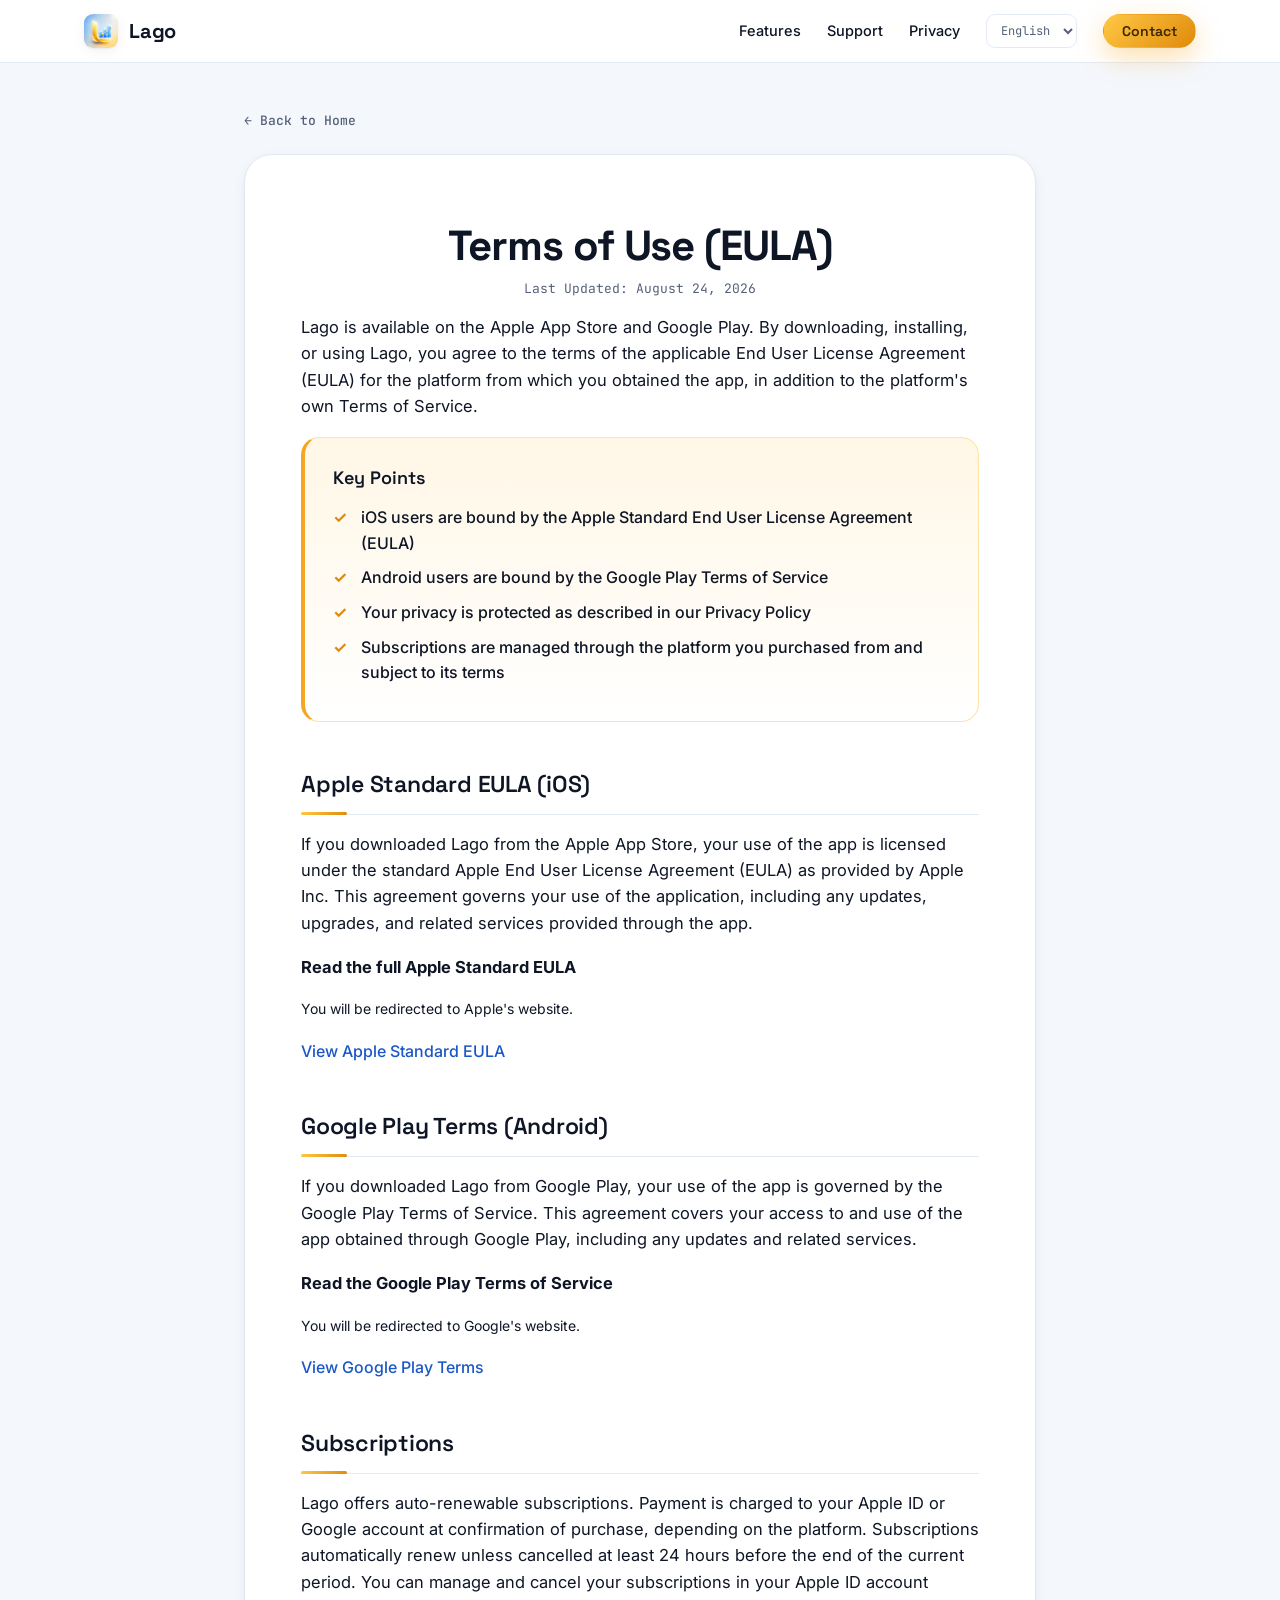
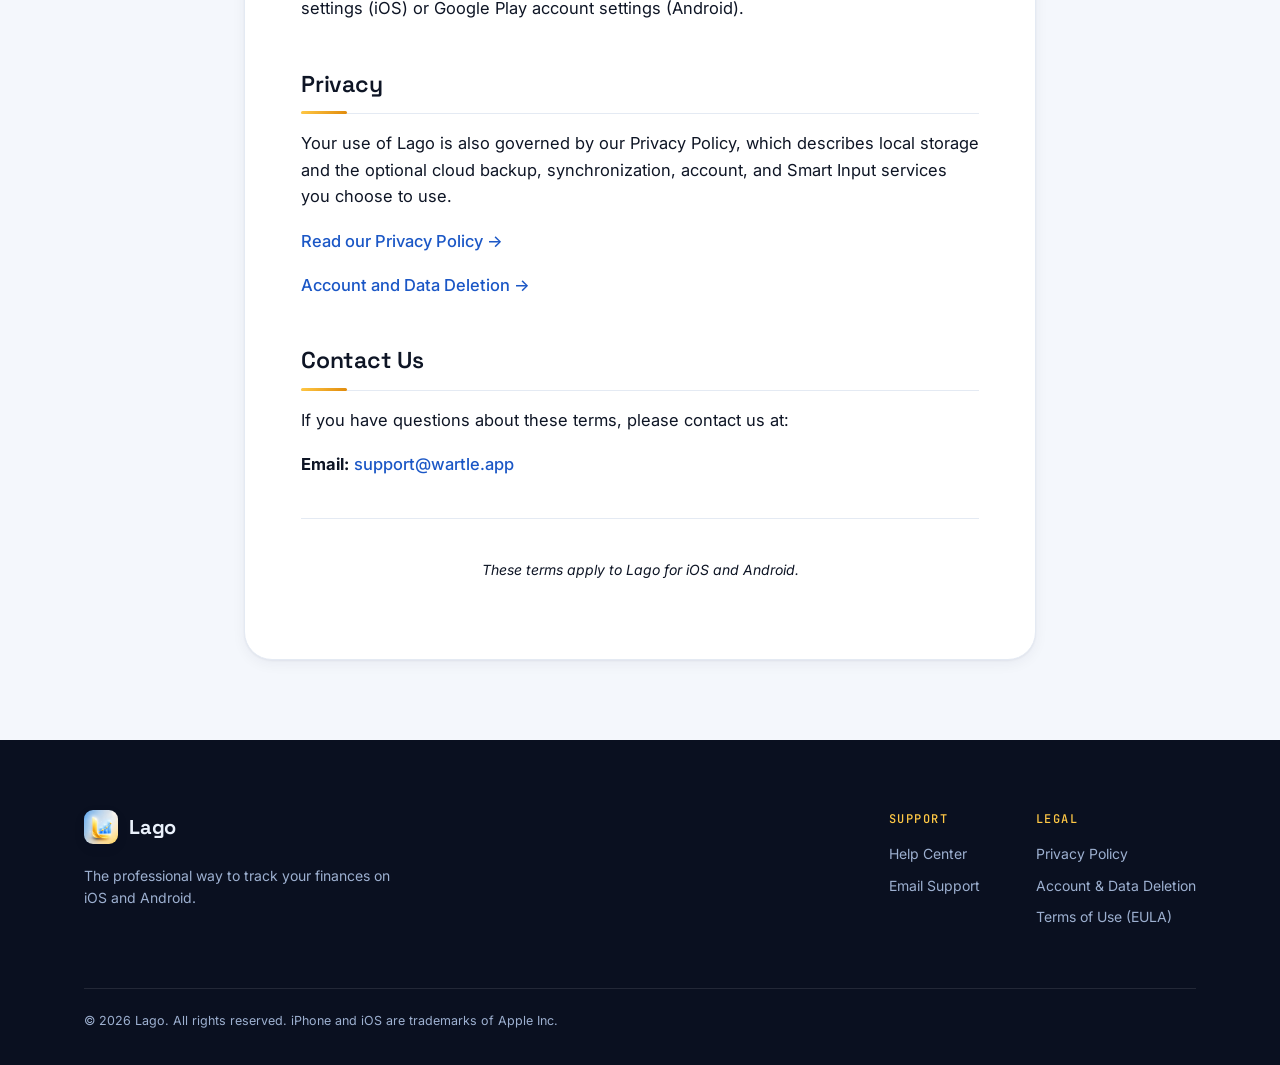
<file: terms.html>
<!DOCTYPE html>
<html lang="en">

<head>
    <meta charset="UTF-8">
    <meta name="viewport" content="width=device-width, initial-scale=1.0">
    <meta name="theme-color" content="#0A1020">
    <link rel="icon" type="image/png" href="images/icons/AppIcon-default.png">
    <link rel="apple-touch-icon" href="images/icons/AppIcon-default.png">
    <title>Terms of Use - Lago</title>
    <meta name="description" content="Terms of Use for Lago on iOS and Android, including subscriptions and optional cloud services.">
    <meta property="og:type" content="website">
    <meta property="og:site_name" content="Lago">
    <meta property="og:title" content="Terms of Use - Lago">
    <meta property="og:description" content="Terms for Lago on iOS and Android, including subscriptions and optional cloud services.">
    <meta property="og:image" content="https://mobileledger.wartle.app/images/og.png">
    <meta name="twitter:card" content="summary_large_image">
    <meta name="twitter:title" content="Terms of Use - Lago">
    <meta name="twitter:description" content="Terms for Lago on iOS and Android, including subscriptions and optional cloud services.">
    <meta name="twitter:image" content="https://mobileledger.wartle.app/images/og.png">
    <script>document.documentElement.classList.add('js');</script>
    <link rel="preconnect" href="https://fonts.googleapis.com">
    <link rel="preconnect" href="https://fonts.gstatic.com" crossorigin>
    <link rel="stylesheet" href="styles.css">
</head>

<body>
    <header class="site-header">
        <div class="container">
            <nav>
                <a href="index.html" class="brand">
                    <img src="images/icons/AppIcon-default.png" alt="" width="34" height="34" decoding="async">
                    Lago
                </a>
                <div class="nav-links">
                    <a href="index.html#features" data-i18n="nav-features">Features</a>
                    <a href="support.html" data-i18n="nav-support">Support</a>
                    <a href="privacy.html" data-i18n="nav-privacy">Privacy</a>
                    <select class="lang-selector" id="lang-selector" aria-label="Language">
                        <option value="en">English</option>
                        <option value="hi">हिन्दी</option>
                        <option value="ko">한국어</option>
                        <option value="ja">日本語</option>
                    </select>
                    <a href="mailto:support@wartle.app" class="btn btn--primary btn--sm" data-i18n="nav-contact">Contact</a>
                </div>
            </nav>
        </div>
    </header>
    <div class="doc">
    <div class="doc-wrap">
        <a href="index.html" class="doc-back" data-i18n="back-home">← Back to Home</a>
        <article class="doc-card">
            <header>
                <h1 data-i18n="terms-title">Terms of Use (EULA)</h1>
                <p class="last-updated" data-i18n="last-updated">Last Updated: August 24, 2026</p>
            </header>

            <section>
                <p data-i18n="intro">Lago is available on the Apple App Store and Google Play. By
                    downloading, installing, or using Lago, you agree to the terms of the applicable End
                    User License Agreement (EULA) for the platform from which you obtained the app, in addition to
                    the platform's own Terms of Service.</p>
            </section>

            <div class="summary-box">
                <h3 style="font-size: 18px; font-weight: 600; margin-top: 0; margin-bottom: 12px;"
                    data-i18n="summary-title">Key Points</h3>
                <ul>
                    <li data-i18n="sum-1">iOS users are bound by the Apple Standard End User License Agreement
                        (EULA)</li>
                    <li data-i18n="sum-2">Android users are bound by the Google Play Terms of Service</li>
                    <li data-i18n="sum-3">Your privacy is protected as described in our Privacy Policy</li>
                    <li data-i18n="sum-4">Subscriptions are managed through the platform you purchased from and
                        subject to its terms</li>
                </ul>
            </div>

            <h2 data-i18n="eula-title">Apple Standard EULA (iOS)</h2>
            <p data-i18n="eula-desc">If you downloaded Lago from the Apple App Store, your use of the app
                is licensed under the standard Apple End User License Agreement (EULA) as provided by Apple Inc.
                This agreement governs your use of the application, including any updates, upgrades, and related
                services provided through the app.</p>

            <div class="eula-box">
                <p><strong data-i18n="eula-read">Read the full Apple Standard EULA</strong></p>
                <p style="font-size: 14px; color: var(--light-text);" data-i18n="eula-redirect">You will be
                    redirected to Apple's website.</p>
                <a href="https://www.apple.com/legal/internet-services/itunes/dev/stdeula/" target="_blank"
                    rel="noopener noreferrer" class="eula-link" data-i18n="eula-btn">View Apple Standard EULA</a>
            </div>

            <h2 data-i18n="google-title">Google Play Terms (Android)</h2>
            <p data-i18n="google-desc">If you downloaded Lago from Google Play, your use of the app is
                governed by the Google Play Terms of Service. This agreement covers your access to and use of the
                app obtained through Google Play, including any updates and related services.</p>

            <div class="eula-box">
                <p><strong data-i18n="google-read">Read the Google Play Terms of Service</strong></p>
                <p style="font-size: 14px; color: var(--light-text);" data-i18n="google-redirect">You will be
                    redirected to Google's website.</p>
                <a href="https://play.google.com/intl/en_us/about/play-terms/" target="_blank"
                    rel="noopener noreferrer" class="eula-link" data-i18n="google-btn">View Google Play Terms</a>
            </div>

            <h2 data-i18n="subscriptions-title">Subscriptions</h2>
            <p data-i18n="subscriptions-desc">Lago offers auto-renewable subscriptions. Payment is charged
                to your Apple ID or Google account at confirmation of purchase, depending on the platform.
                Subscriptions automatically renew unless cancelled at least 24 hours before the end of the current
                period. You can manage and cancel your subscriptions in your Apple ID account settings (iOS) or
                Google Play account settings (Android).</p>

            <h2 data-i18n="privacy-title">Privacy</h2>
            <p data-i18n="privacy-desc">Your use of Lago is also governed by our Privacy Policy, which
                describes local storage and the optional cloud backup, synchronization, account, and Smart Input
                services you choose to use.</p>
            <p><a href="privacy.html" data-i18n="privacy-link">Read our Privacy Policy →</a></p>
            <p><a href="account-deletion.html">Account and Data Deletion →</a></p>

            <h2 data-i18n="contact-title">Contact Us</h2>
            <p data-i18n="contact-desc">If you have questions about these terms, please contact us at:</p>
            <p><strong>Email:</strong> <a href="mailto:support@wartle.app">support@wartle.app</a></p>

            <hr>
            <p style="text-align: center; font-style: italic; color: var(--light-text); font-size: 14px;"
                data-i18n="footer-note">These terms apply to Lago for iOS and Android.</p>
        </article>
    </div>
    </div>
    <footer class="site-footer">
        <div class="container">
            <div class="footer-top">
                <div class="footer-brand">
                    <span class="brand">
                        <img src="images/icons/AppIcon-default.png" alt="" width="34" height="34" decoding="async" loading="lazy">
                        Lago
                    </span>
                    <p data-i18n="footer-desc">The professional way to track your finances on iOS and Android.</p>
                </div>
                <div class="footer-links">
                    <div class="footer-col">
                        <h4 data-i18n="footer-support-header">Support</h4>
                        <a href="support.html" data-i18n="footer-help">Help Center</a>
                        <a href="mailto:support@wartle.app" data-i18n="footer-email">Email Support</a>
                    </div>
                    <div class="footer-col">
                        <h4 data-i18n="footer-legal-header">Legal</h4>
                        <a href="privacy.html" data-i18n="footer-privacy">Privacy Policy</a>
                        <a href="account-deletion.html">Account &amp; Data Deletion</a>
                        <a href="terms.html" data-i18n="footer-terms">Terms of Use (EULA)</a>
                    </div>
                </div>
            </div>
            <div class="footer-bottom" id="copyright-text">
                &copy; 2026 Lago. All rights reserved. iPhone and iOS are trademarks of Apple Inc.
            </div>
        </div>
    </footer>

    <script>
        const translations = {
            en: {
                "nav-features": "Features",
                "nav-support": "Support",
                "nav-privacy": "Privacy",
                "nav-contact": "Contact",
                "footer-desc": "The professional way to track your finances on iOS and Android.",
                "footer-support-header": "Support",
                "footer-help": "Help Center",
                "footer-email": "Email Support",
                "footer-legal-header": "Legal",
                "footer-privacy": "Privacy Policy",
                "footer-terms": "Terms of Use (EULA)",
                "copyright": "&copy; 2026 Lago. All rights reserved. iPhone and iOS are trademarks of Apple Inc.",
                "back-home": "← Back to Home",
                "terms-title": "Terms of Use (EULA)",
                "last-updated": "Last Updated: August 24, 2026",
                "intro": "Lago is available on the Apple App Store and Google Play. By downloading, installing, or using Lago, you agree to the terms of the applicable End User License Agreement (EULA) for the platform from which you obtained the app, in addition to the platform's own Terms of Service.",
                "summary-title": "Key Points",
                "sum-1": "iOS users are bound by the Apple Standard End User License Agreement (EULA)",
                "sum-2": "Android users are bound by the Google Play Terms of Service",
                "sum-3": "Your privacy is protected as described in our Privacy Policy",
                "sum-4": "Subscriptions are managed through the platform you purchased from and subject to its terms",
                "eula-title": "Apple Standard EULA (iOS)",
                "eula-desc": "If you downloaded Lago from the Apple App Store, your use of the app is licensed under the standard Apple End User License Agreement (EULA) as provided by Apple Inc. This agreement governs your use of the application, including any updates, upgrades, and related services provided through the app.",
                "eula-read": "Read the full Apple Standard EULA",
                "eula-redirect": "You will be redirected to Apple's website.",
                "eula-btn": "View Apple Standard EULA",
                "google-title": "Google Play Terms (Android)",
                "google-desc": "If you downloaded Lago from Google Play, your use of the app is governed by the Google Play Terms of Service. This agreement covers your access to and use of the app obtained through Google Play, including any updates and related services.",
                "google-read": "Read the Google Play Terms of Service",
                "google-redirect": "You will be redirected to Google's website.",
                "google-btn": "View Google Play Terms",
                "subscriptions-title": "Subscriptions",
                "subscriptions-desc": "Lago offers auto-renewable subscriptions. Payment is charged to your Apple ID or Google account at confirmation of purchase, depending on the platform. Subscriptions automatically renew unless cancelled at least 24 hours before the end of the current period. You can manage and cancel your subscriptions in your Apple ID account settings (iOS) or Google Play account settings (Android).",
                "privacy-title": "Privacy",
                "privacy-desc": "Your use of Lago is also governed by our Privacy Policy, which describes local storage and the optional cloud backup, synchronization, account, and Smart Input services you choose to use.",
                "privacy-link": "Read our Privacy Policy →",
                "contact-title": "Contact Us",
                "contact-desc": "If you have questions about these terms, please contact us at:",
                "footer-note": "These terms apply to Lago for iOS and Android."
            },
            hi: {
                "nav-features": "विशेषताएं",
                "nav-support": "सहायता",
                "nav-privacy": "गोपनीयता",
                "nav-contact": "संपर्क करें",
                "footer-desc": "iOS और Android पर अपने वित्त को ट्रैक करने का पेशेवर तरीका।",
                "footer-support-header": "सहायता",
                "footer-help": "सहायता केंद्र",
                "footer-email": "ईमेल सहायता",
                "footer-legal-header": "कानूनी",
                "footer-privacy": "गोपनीयता नीति",
                "footer-terms": "उपयोग की शर्तें (EULA)",
                "copyright": "&copy; 2026 Lago। सर्वाधिकार सुरक्षित। iPhone और iOS Apple Inc. के ट्रेडमार्क हैं।",
                "back-home": "← होम पर वापस जाएं",
                "terms-title": "उपयोग की शर्तें (EULA)",
                "last-updated": "अंतिम अपडेट: 24 अगस्त, 2026",
                "intro": "Lago Apple App Store और Google Play पर उपलब्ध है। Lago को डाउनलोड, इंस्टॉल या उपयोग करके, आप उस प्लेटफॉर्म के लागू अंतिम उपयोगकर्ता लाइसेंस समझौते (EULA) की शर्तों से सहमत होते हैं जहां से आपने ऐप प्राप्त किया, साथ ही प्लेटफॉर्म की अपनी सेवा की शर्तों से भी।",
                "summary-title": "मुख्य बिंदु",
                "sum-1": "iOS उपयोगकर्ता Apple मानक अंतिम उपयोगकर्ता लाइसेंस समझौते (EULA) से बाध्य हैं",
                "sum-2": "Android उपयोगकर्ता Google Play सेवा की शर्तों से बाध्य हैं",
                "sum-3": "आपकी गोपनीयता हमारी गोपनीयता नीति में वर्णित अनुसार सुरक्षित है",
                "sum-4": "सदस्यता उस प्लेटफॉर्म के माध्यम से प्रबंधित की जाती है जहां से आपने खरीदा है और उसकी शर्तों के अधीन है",
                "eula-title": "Apple मानक EULA (iOS)",
                "eula-desc": "यदि आपने Apple App Store से Lago डाउनलोड किया है, तो ऐप का आपका उपयोग Apple Inc. द्वारा प्रदान किए गए मानक Apple अंतिम उपयोगकर्ता लाइसेंस समझौते (EULA) के तहत लाइसेंस प्राप्त है। यह समझौता ऐप के माध्यम से प्रदान किए गए किसी भी अपडेट, अपग्रेड और संबंधित सेवाओं सहित एप्लिकेशन के आपके उपयोग को नियंत्रित करता है।",
                "eula-read": "पूर्ण Apple मानक EULA पढ़ें",
                "eula-redirect": "आपको Apple की वेबसाइट पर रीडायरेक्ट किया जाएगा।",
                "eula-btn": "Apple मानक EULA देखें",
                "google-title": "Google Play की शर्तें (Android)",
                "google-desc": "यदि आपने Google Play से Lago डाउनलोड किया है, तो ऐप का आपका उपयोग Google Play सेवा की शर्तों द्वारा नियंत्रित होता है। यह समझौता Google Play के माध्यम से प्राप्त ऐप तक आपकी पहुंच और उपयोग को कवर करता है, जिसमें कोई भी अपडेट और संबंधित सेवाएं शामिल हैं।",
                "google-read": "Google Play सेवा की शर्तें पढ़ें",
                "google-redirect": "आपको Google की वेबसाइट पर रीडायरेक्ट किया जाएगा।",
                "google-btn": "Google Play की शर्तें देखें",
                "subscriptions-title": "सदस्यता",
                "subscriptions-desc": "Lago ऑटो-नवीकरणीय सदस्यता प्रदान करता है। प्लेटफॉर्म के आधार पर खरीद की पुष्टि पर भुगतान आपके Apple ID या Google खाते से लिया जाता है। सदस्यता स्वचालित रूप से नवीनीकृत होती है जब तक कि वर्तमान अवधि समाप्त होने से कम से कम 24 घंटे पहले रद्द नहीं किया जाता। आप अपनी Apple ID खाता सेटिंग (iOS) या Google Play खाता सेटिंग (Android) में अपनी सदस्यता प्रबंधित और रद्द कर सकते हैं।",
                "privacy-title": "गोपनीयता",
                "privacy-desc": "Lago का उपयोग हमारी गोपनीयता नीति के अधीन भी है, जो स्थानीय स्टोरेज और आपके द्वारा चुनी गई वैकल्पिक क्लाउड बैकअप, सिंक, खाता और Smart Input सेवाओं का वर्णन करती है।",
                "privacy-link": "हमारी गोपनीयता नीति पढ़ें →",
                "contact-title": "हमसे संपर्क करें",
                "contact-desc": "यदि इन शर्तों के बारे में आपके कोई प्रश्न हैं, तो कृपया हमसे यहां संपर्क करें:",
                "footer-note": "ये शर्तें iOS और Android के लिए Lago पर लागू होती हैं।"
            },
            ko: {
                "nav-features": "기능",
                "nav-support": "지원",
                "nav-privacy": "개인정보 보호",
                "nav-contact": "문의하기",
                "footer-desc": "iOS 및 Android에서 재정을 추적하는 전문적인 방법.",
                "footer-support-header": "지원",
                "footer-help": "고객 센터",
                "footer-email": "이메일 지원",
                "footer-legal-header": "법적 고지",
                "footer-privacy": "개인정보 처리방침",
                "footer-terms": "이용 약관 (EULA)",
                "copyright": "&copy; 2026 Lago. 모든 권리 보유. iPhone 및 iOS는 Apple Inc.의 상표입니다.",
                "back-home": "← 홈으로 돌아가기",
                "terms-title": "이용 약관 (EULA)",
                "last-updated": "최종 업데이트: 2026년 8월 24일",
                "intro": "Lago는 Apple App Store와 Google Play에서 제공됩니다. Lago를 다운로드, 설치 또는 사용함으로써 귀하는 앱을 받은 플랫폼의 해당 최종 사용자 라이선스 계약(EULA) 조건과 해당 플랫폼의 서비스 약관에 동의하게 됩니다.",
                "summary-title": "주요 사항",
                "sum-1": "iOS 사용자는 Apple 표준 최종 사용자 라이선스 계약(EULA)의 적용을 받습니다",
                "sum-2": "Android 사용자는 Google Play 서비스 약관의 적용을 받습니다",
                "sum-3": "귀하의 개인정보는 개인정보 처리방침에 따라 보호됩니다",
                "sum-4": "구독은 귀하가 구매한 플랫폼을 통해 관리되며 해당 약관의 적용을 받습니다",
                "eula-title": "Apple 표준 EULA (iOS)",
                "eula-desc": "Apple App Store에서 Lago를 다운로드한 경우, 앱 사용은 Apple Inc.에서 제공하는 표준 Apple 최종 사용자 라이선스 계약(EULA)에 따라 라이선스가 부여됩니다. 이 계약은 앱을 통해 제공되는 업데이트, 업그레이드 및 관련 서비스를 포함하여 애플리케이션 사용을 규정합니다.",
                "eula-read": "전체 Apple 표준 EULA 읽기",
                "eula-redirect": "Apple 웹사이트로 이동합니다.",
                "eula-btn": "Apple 표준 EULA 보기",
                "google-title": "Google Play 약관 (Android)",
                "google-desc": "Google Play에서 Lago를 다운로드한 경우, 앱 사용은 Google Play 서비스 약관에 따라 규정됩니다. 이 계약은 업데이트 및 관련 서비스를 포함하여 Google Play를 통해 받은 앱에 대한 액세스 및 사용을 다룹니다.",
                "google-read": "Google Play 서비스 약관 읽기",
                "google-redirect": "Google 웹사이트로 이동합니다.",
                "google-btn": "Google Play 약관 보기",
                "subscriptions-title": "구독",
                "subscriptions-desc": "Lago는 자동 갱신 구독을 제공합니다. 플랫폼에 따라 구매 확인 시 Apple ID 또는 Google 계정으로 결제가 청구됩니다. 현재 기간이 끝나기 최소 24시간 전에 취소하지 않으면 구독이 자동으로 갱신됩니다. Apple ID 계정 설정(iOS) 또는 Google Play 계정 설정(Android)에서 구독을 관리하고 취소할 수 있습니다.",
                "privacy-title": "개인정보",
                "privacy-desc": "Lago 사용에는 로컬 저장소와 사용자가 선택하는 클라우드 백업, 동기화, 계정 및 Smart Input 서비스를 설명하는 개인정보 처리방침도 적용됩니다.",
                "privacy-link": "개인정보 처리방침 읽기 →",
                "contact-title": "문의하기",
                "contact-desc": "이 약관에 대해 질문이 있으시면 다음으로 문의하십시오:",
                "footer-note": "이 약관은 iOS 및 Android용 Lago에 적용됩니다."
            },
            ja: {
                "nav-features": "機能",
                "nav-support": "サポート",
                "nav-privacy": "プライバシー",
                "nav-contact": "お問い合わせ",
                "footer-desc": "iOSとAndroidで家計を管理するプロフェッショナルな方法。",
                "footer-support-header": "サポート",
                "footer-help": "ヘルプセンター",
                "footer-email": "メールサポート",
                "footer-legal-header": "法的情報",
                "footer-privacy": "プライバシーポリシー",
                "footer-terms": "利用規約 (EULA)",
                "copyright": "&copy; 2026 Lago. All rights reserved. iPhoneおよびiOSはApple Inc.の商標です。",
                "back-home": "← ホームへ戻る",
                "terms-title": "利用規約 (EULA)",
                "last-updated": "最終更新日: 2026年8月24日",
                "intro": "LagoはApple App StoreおよびGoogle Playで提供されています。Lagoをダウンロード、インストール、または使用することにより、アプリを入手したプラットフォームの該当するエンドユーザーライセンス契約（EULA）の条件、およびそのプラットフォームのサービス規約に同意したものとみなされます。",
                "summary-title": "主要ポイント",
                "sum-1": "iOSユーザーはApple標準エンドユーザーライセンス契約（EULA）の対象です",
                "sum-2": "AndroidユーザーはGoogle Play利用規約の対象です",
                "sum-3": "お客様のプライバシーは、プライバシーポリシーに記載されているとおり保護されます",
                "sum-4": "サブスクリプションは購入したプラットフォームを通じて管理され、そのプラットフォームの規約に従います",
                "eula-title": "Apple標準EULA（iOS）",
                "eula-desc": "Apple App StoreからLagoをダウンロードした場合、アプリのご利用はApple Inc.が提供する標準Apple エンドユーザーライセンス契約（EULA）に基づいてライセンスされます。この契約は、アプリを通じて提供されるアップデート、アップグレード、および関連サービスを含む、アプリケーションの使用を規定します。",
                "eula-read": "完全なApple標準EULAを読む",
                "eula-redirect": "Appleのウェブサイトに移動します。",
                "eula-btn": "Apple標準EULAを見る",
                "google-title": "Google Play利用規約（Android）",
                "google-desc": "Google PlayからLagoをダウンロードした場合、アプリのご利用はGoogle Play利用規約に準拠します。この契約は、アップデートおよび関連サービスを含む、Google Playを通じて入手したアプリへのアクセスおよび使用をカバーします。",
                "google-read": "Google Play利用規約を読む",
                "google-redirect": "Googleのウェブサイトに移動します。",
                "google-btn": "Google Play利用規約を見る",
                "subscriptions-title": "サブスクリプション",
                "subscriptions-desc": "Lagoは自動更新サブスクリプションを提供しています。プラットフォームに応じて、購入確認時にApple IDまたはGoogleアカウントに料金が請求されます。現在の期間終了の少なくとも24時間前にキャンセルしない限り、サブスクリプションは自動的に更新されます。Apple IDアカウント設定（iOS）またはGoogle Playアカウント設定（Android）でサブスクリプションを管理およびキャンセルできます。",
                "privacy-title": "プライバシー",
                "privacy-desc": "Lagoの利用には、端末内保存と、ユーザーが選択するクラウドバックアップ、同期、アカウント、Smart Inputサービスを説明するプライバシーポリシーも適用されます。",
                "privacy-link": "プライバシーポリシーを読む →",
                "contact-title": "お問い合わせ",
                "contact-desc": "これらの規約についてご質問がある場合は、下記までお問い合わせください：",
                "footer-note": "この利用規約は、iOSおよびAndroid版 Lagoに適用されます。"
            }
        };

        function updateLanguage(lang) {
            document.documentElement.lang = lang;
            localStorage.setItem('preferred-lang', lang);

            document.querySelectorAll('[data-i18n]').forEach(el => {
                const key = el.getAttribute('data-i18n');
                if (translations[lang][key]) {
                    el.textContent = translations[lang][key];
                }
            });

            const copy = document.getElementById('copyright-text');
            if (copy && translations[lang] && translations[lang]['copyright']) {
                copy.innerHTML = translations[lang]['copyright'];
            }

            // Update links to include lang param
            document.querySelectorAll('a[href$=".html"]').forEach(link => {
                const url = new URL(link.href, window.location.origin);
                url.searchParams.set('lang', lang);
                link.href = url.pathname + url.search;
            });
        }

        const selector = document.getElementById('lang-selector');
        selector.addEventListener('change', (e) => {
            updateLanguage(e.target.value);
        });

        // Initialize
        const urlParams = new URLSearchParams(window.location.search);
        const langParam = urlParams.get('lang');
        const savedLang = localStorage.getItem('preferred-lang');
        const initialLang = langParam || savedLang || 'en';

        if (translations[initialLang]) {
            selector.value = initialLang;
            updateLanguage(initialLang);
        }
    </script>
</body>

</html>
</file>
<file: styles.css>
/* ==========================================================================
   Lago — shared design system
   Brand: glossy gold "L" + ascending blue bars + rising gold trend-line.
   Palette: sunny gold + brand blue on light, with a deep-navy band where the
   dark app screenshots glow. Type: Space Grotesk (display) / Inter (body) /
   JetBrains Mono (ledger figures & eyebrows).
   ========================================================================== */

@import url('https://fonts.googleapis.com/css2?family=Space+Grotesk:wght@500;600;700&family=Inter:wght@400;500;600;700&family=JetBrains+Mono:wght@500;700&display=swap');

/* ------------------------------- Tokens --------------------------------- */
:root {
    /* Gold — the "L" and the trend-line */
    --gold-50: #FFF7E6;
    --gold-100: #FFEFCC;
    --gold-200: #FFE3A3;
    --gold-400: #FFC845;
    --gold-500: #F5A623;
    --gold-600: #E08A0B;

    /* Blue — the bars */
    --blue-50: #EEF5FF;
    --blue-100: #DCEBFF;
    --blue-300: #9CC4FB;
    --blue-400: #5AA0F2;
    --blue-500: #2D74E6;
    --blue-600: #1B57C6;
    --blue-700: #123F94;

    /* Ink — the dark band */
    --ink-900: #0A1020;
    --ink-800: #0F1828;
    --ink-700: #16233C;
    --ink-600: #22314e;

    /* Surfaces & text */
    --paper: #ffffff;
    --paper-2: #F4F7FC;
    --paper-3: #E9F1FB;
    --text: #0E1525;
    --text-muted: #55617a;
    --text-faint: #8A94A8;
    --on-dark: #EAF1FB;
    --on-dark-muted: #9DB0D0;
    --line: #E4EAF3;
    --line-dark: rgba(255, 255, 255, 0.10);

    /* Gradients */
    --grad-word: linear-gradient(100deg, var(--gold-600) 0%, var(--gold-500) 26%, var(--blue-400) 68%, var(--blue-500) 100%);
    --grad-gold: linear-gradient(135deg, var(--gold-400), var(--gold-600));
    --grad-cta: linear-gradient(120deg, var(--gold-50), var(--blue-100));

    /* Elevation */
    --shadow-sm: 0 1px 2px rgba(13, 28, 60, 0.05), 0 4px 14px rgba(13, 28, 60, 0.05);
    --shadow-md: 0 10px 30px rgba(13, 28, 60, 0.10);
    --shadow-lg: 0 34px 64px rgba(8, 18, 45, 0.20);
    --shadow-gold: 0 24px 60px rgba(245, 166, 35, 0.28);

    --radius-sm: 12px;
    --radius: 18px;
    --radius-lg: 28px;
    --pill: 999px;

    --maxw: 1160px;
    --font-display: "Space Grotesk", -apple-system, BlinkMacSystemFont, "Segoe UI", sans-serif;
    --font-body: "Inter", -apple-system, BlinkMacSystemFont, "Segoe UI", Roboto, "Helvetica Neue", Arial, sans-serif;
    --font-mono: "JetBrains Mono", ui-monospace, SFMono-Regular, Menlo, Consolas, monospace;
}

/* ------------------------------- Reset ---------------------------------- */
* {
    margin: 0;
    padding: 0;
    box-sizing: border-box;
}

html {
    scroll-behavior: smooth;
    overflow-x: hidden;
    -webkit-text-size-adjust: 100%;
}

body {
    font-family: var(--font-body);
    color: var(--text);
    background: var(--paper);
    line-height: 1.6;
    -webkit-font-smoothing: antialiased;
    text-rendering: optimizeLegibility;
    overflow-x: hidden;
}

img {
    max-width: 100%;
    display: block;
}

a {
    color: var(--blue-600);
    text-decoration: none;
    transition: color 0.2s ease, opacity 0.2s ease;
}

a:hover {
    color: var(--blue-500);
}

:focus-visible {
    outline: 3px solid var(--gold-500);
    outline-offset: 2px;
    border-radius: 4px;
}

.container {
    max-width: var(--maxw);
    margin: 0 auto;
    padding: 0 24px;
}

/* ------------------------------ Eyebrow --------------------------------- */
.eyebrow {
    display: inline-flex;
    align-items: center;
    gap: 9px;
    font-family: var(--font-mono);
    font-size: 12.5px;
    font-weight: 500;
    letter-spacing: 0.16em;
    text-transform: uppercase;
    color: var(--gold-600);
}

.eyebrow::before {
    content: "";
    width: 22px;
    height: 2px;
    border-radius: 2px;
    background: var(--grad-gold);
}

.eyebrow--center {
    justify-content: center;
}

.eyebrow--on-dark {
    color: var(--gold-400);
}

/* gradient text used on one phrase in headlines */
.grad-text {
    background: var(--grad-word);
    -webkit-background-clip: text;
    background-clip: text;
    -webkit-text-fill-color: transparent;
    color: transparent;
}

/* ------------------------------ Buttons --------------------------------- */
.btn {
    display: inline-flex;
    align-items: center;
    justify-content: center;
    gap: 8px;
    font-family: var(--font-display);
    font-weight: 600;
    font-size: 16px;
    line-height: 1;
    padding: 14px 26px;
    border-radius: var(--pill);
    border: 1px solid transparent;
    cursor: pointer;
    /* default appearance = primary, so a bare .btn still looks right */
    color: #3a2600;
    background: var(--grad-gold);
    box-shadow: 0 10px 26px rgba(245, 166, 35, 0.35);
    transition: transform 0.18s ease, box-shadow 0.18s ease, background 0.2s ease;
}

.btn:hover {
    color: #3a2600;
    transform: translateY(-2px);
    box-shadow: 0 16px 34px rgba(245, 166, 35, 0.45);
}

.btn--primary {
    color: #3a2600;
    background: var(--grad-gold);
}

.btn--ghost {
    color: var(--text);
    background: rgba(255, 255, 255, 0.6);
    border-color: var(--line);
}

.btn--ghost:hover {
    color: var(--text);
    border-color: var(--blue-300);
    transform: translateY(-2px);
}

.btn--sm {
    padding: 9px 18px;
    font-size: 14px;
}

/* ------------------------------ Header ---------------------------------- */
.site-header {
    position: sticky;
    top: 0;
    z-index: 100;
    background: rgba(255, 255, 255, 0.72);
    backdrop-filter: saturate(180%) blur(18px);
    -webkit-backdrop-filter: saturate(180%) blur(18px);
    border-bottom: 1px solid var(--line);
}

.site-header nav {
    display: flex;
    align-items: center;
    justify-content: space-between;
    gap: 18px;
    padding: 14px 0;
}

.brand {
    display: inline-flex;
    align-items: center;
    gap: 11px;
    font-family: var(--font-display);
    font-weight: 700;
    font-size: 20px;
    letter-spacing: -0.01em;
    color: var(--text);
}

.brand:hover {
    color: var(--text);
}

.brand img {
    width: 34px;
    height: 34px;
    border-radius: 9px;
    box-shadow: var(--shadow-sm);
}

.nav-links {
    display: flex;
    align-items: center;
    gap: 26px;
}

.nav-links a:not(.btn) {
    font-size: 14.5px;
    font-weight: 500;
    color: var(--text);
}

.nav-links a:not(.btn):hover {
    color: var(--blue-600);
}

.lang-selector {
    font-family: var(--font-mono);
    font-size: 12px;
    padding: 7px 10px;
    border-radius: 9px;
    border: 1px solid var(--line);
    background: rgba(255, 255, 255, 0.8);
    color: var(--text-muted);
    cursor: pointer;
    outline: none;
    transition: border-color 0.2s ease;
}

.lang-selector:hover {
    border-color: var(--blue-300);
}

/* ------------------------------- Hero ----------------------------------- */
.hero {
    position: relative;
    overflow: hidden;
    text-align: center;
    padding: 84px 0 92px;
    background:
        radial-gradient(58% 48% at 14% 2%, rgba(245, 166, 35, 0.16), transparent 62%),
        radial-gradient(54% 46% at 92% 8%, rgba(45, 116, 230, 0.16), transparent 60%),
        linear-gradient(180deg, #ffffff 0%, var(--paper-2) 100%);
}

.hero__inner {
    position: relative;
    z-index: 2;
}

.hero h1 {
    font-family: var(--font-display);
    font-weight: 700;
    font-size: clamp(38px, 6vw, 66px);
    line-height: 1.04;
    letter-spacing: -0.025em;
    max-width: 16ch;
    margin: 20px auto 0;
}

.hero__sub {
    font-size: clamp(17px, 2.4vw, 21px);
    color: var(--text-muted);
    max-width: 56ch;
    margin: 22px auto 0;
}

.store-badges {
    display: flex;
    justify-content: center;
    align-items: center;
    gap: 16px;
    flex-wrap: wrap;
    margin-top: 34px;
}

.store-badge {
    height: 52px;
    width: auto;
    transition: transform 0.2s ease;
}

.store-badge:hover {
    transform: translateY(-2px) scale(1.03);
}

/* signature: rising trend-line under the hero copy */
.ledger-line {
    display: block;
    width: min(680px, 86%);
    height: 90px;
    margin: 30px auto 4px;
    overflow: visible;
}

.ledger-line__path {
    fill: none;
    stroke: url(#ledgerGrad);
    stroke-width: 3.5;
    stroke-linecap: round;
    stroke-linejoin: round;
    stroke-dasharray: 1400;
    stroke-dashoffset: 1400;
    animation: ledger-draw 2.1s cubic-bezier(0.4, 0, 0.1, 1) 0.25s forwards;
}

.ledger-line__node {
    fill: var(--gold-500);
    stroke: #fff;
    stroke-width: 2;
    opacity: 0;
    animation: ledger-node 0.4s ease forwards;
}

.ledger-line__node:nth-of-type(1) { animation-delay: 0.7s; }
.ledger-line__node:nth-of-type(2) { animation-delay: 1.05s; }
.ledger-line__node:nth-of-type(3) { animation-delay: 1.4s; }
.ledger-line__node:nth-of-type(4) { animation-delay: 1.75s; fill: var(--blue-500); }

@keyframes ledger-draw {
    to { stroke-dashoffset: 0; }
}

@keyframes ledger-node {
    from { opacity: 0; transform: scale(0); }
    to { opacity: 1; transform: scale(1); }
}

/* hero device */
.hero-figure {
    position: relative;
    width: min(320px, 78vw);
    margin: 18px auto 0;
}

.hero-figure .img-load {
    border-radius: 38px;
    box-shadow: var(--shadow-lg), 0 0 0 1px rgba(13, 28, 60, 0.04);
    border: 8px solid #0b0f18;
    background: #0b0f18;
}

.hero-figure .img-load img {
    border-radius: 30px;
}

/* floating ledger chip overlapping the device */
.stat-chip {
    position: absolute;
    top: 16%;
    right: -14px;
    display: flex;
    align-items: center;
    gap: 10px;
    padding: 12px 15px;
    background: rgba(255, 255, 255, 0.92);
    border: 1px solid var(--line);
    border-radius: 14px;
    box-shadow: var(--shadow-md);
    backdrop-filter: blur(8px);
    animation: float-chip 5s ease-in-out infinite;
}

.stat-chip__icon {
    display: grid;
    place-items: center;
    width: 30px;
    height: 30px;
    border-radius: 9px;
    background: var(--gold-50);
    color: var(--gold-600);
    flex-shrink: 0;
}

.stat-chip__label {
    font-size: 10.5px;
    letter-spacing: 0.08em;
    text-transform: uppercase;
    color: var(--text-faint);
    font-family: var(--font-mono);
}

.stat-chip__value {
    font-family: var(--font-mono);
    font-weight: 700;
    font-size: 15px;
    color: var(--blue-600);
}

@keyframes float-chip {
    0%, 100% { transform: translateY(0); }
    50% { transform: translateY(-9px); }
}

/* ----------------------------- Features --------------------------------- */
.section {
    padding: 96px 0;
}

.section--tint {
    background: var(--paper-2);
}

.section-head {
    text-align: center;
    margin-bottom: 56px;
}

.section-head h2 {
    font-family: var(--font-display);
    font-weight: 700;
    font-size: clamp(28px, 4vw, 42px);
    line-height: 1.1;
    letter-spacing: -0.02em;
    margin-top: 14px;
    max-width: 18ch;
    margin-left: auto;
    margin-right: auto;
}

.feature-grid {
    display: grid;
    grid-template-columns: repeat(auto-fit, minmax(280px, 1fr));
    gap: 26px;
}

.feature-card {
    position: relative;
    background: var(--paper);
    border: 1px solid var(--line);
    border-radius: var(--radius-lg);
    padding: 34px 32px 36px;
    text-align: left;
    overflow: hidden;
    transition: transform 0.3s ease, box-shadow 0.3s ease, border-color 0.3s ease;
}

.feature-card::before {
    content: "";
    position: absolute;
    inset: 0 0 auto 0;
    height: 3px;
    background: var(--grad-word);
    transform: scaleX(0);
    transform-origin: left;
    transition: transform 0.35s ease;
}

.feature-card:hover {
    transform: translateY(-6px);
    box-shadow: var(--shadow-md);
    border-color: transparent;
}

.feature-card:hover::before {
    transform: scaleX(1);
}

.feature-icon {
    display: grid;
    place-items: center;
    width: 56px;
    height: 56px;
    border-radius: 16px;
    background: linear-gradient(135deg, var(--gold-50), var(--blue-50));
    color: var(--blue-600);
    margin-bottom: 22px;
}

.feature-icon svg {
    width: 28px;
    height: 28px;
}

.feature-card h3 {
    font-family: var(--font-display);
    font-size: 21px;
    font-weight: 600;
    letter-spacing: -0.01em;
    margin-bottom: 11px;
}

.feature-card p {
    color: var(--text-muted);
    font-size: 16px;
    line-height: 1.6;
}

/* ----------------------------- Showcase (dark) -------------------------- */
.showcase {
    position: relative;
    overflow: hidden;
    padding: 100px 0;
    background: var(--ink-900);
    color: var(--on-dark);
}

.showcase::before {
    content: "";
    position: absolute;
    inset: 0;
    background:
        radial-gradient(50% 40% at 20% 0%, rgba(245, 166, 35, 0.16), transparent 60%),
        radial-gradient(55% 45% at 85% 100%, rgba(45, 116, 230, 0.20), transparent 60%);
    pointer-events: none;
}

.showcase .container {
    position: relative;
    z-index: 1;
}

.showcase .section-head h2 {
    color: var(--on-dark);
}

.showcase__lead {
    text-align: center;
    color: var(--on-dark-muted);
    max-width: 52ch;
    margin: -36px auto 50px;
    font-size: 17px;
}

.showcase-grid {
    display: grid;
    grid-template-columns: repeat(auto-fit, minmax(230px, 1fr));
    gap: 26px;
}

.showcase-item {
    border-radius: var(--radius-lg);
    overflow: hidden;
    background: var(--ink-700);
    box-shadow: 0 24px 50px rgba(0, 0, 0, 0.45);
    transition: transform 0.35s ease, box-shadow 0.35s ease;
}

.showcase-item:hover {
    transform: translateY(-8px);
    box-shadow: 0 30px 60px rgba(0, 0, 0, 0.5), 0 0 0 1px rgba(245, 166, 35, 0.25), var(--shadow-gold);
}

.showcase .img-load {
    background: var(--ink-700);
}

.showcase .img-load__ph {
    background: linear-gradient(100deg, var(--ink-700) 0%, var(--ink-600) 45%, var(--ink-700) 90%);
    background-size: 200% 100%;
}

/* -------------------------------- CTA ----------------------------------- */
.cta {
    padding: 90px 0;
    background: var(--grad-cta);
    text-align: center;
}

.cta__card {
    max-width: 760px;
    margin: 0 auto;
}

.cta h2 {
    font-family: var(--font-display);
    font-weight: 700;
    font-size: clamp(28px, 4.4vw, 44px);
    line-height: 1.08;
    letter-spacing: -0.02em;
    margin-top: 12px;
}

.cta p {
    color: var(--text-muted);
    font-size: 18px;
    margin-top: 14px;
}

/* ------------------------------ Footer ---------------------------------- */
.site-footer {
    background: var(--ink-900);
    color: var(--on-dark-muted);
    padding: 70px 0 34px;
    font-size: 14px;
}

.footer-top {
    display: flex;
    justify-content: space-between;
    flex-wrap: wrap;
    gap: 44px;
}

.footer-brand {
    max-width: 320px;
}

.footer-brand .brand {
    color: var(--on-dark);
}

.footer-brand .brand:hover {
    color: var(--on-dark);
}

.footer-brand p {
    margin-top: 14px;
    color: var(--on-dark-muted);
    line-height: 1.6;
}

.footer-links {
    display: flex;
    gap: 56px;
    flex-wrap: wrap;
}

.footer-col h4 {
    font-family: var(--font-mono);
    font-size: 12px;
    font-weight: 500;
    letter-spacing: 0.12em;
    text-transform: uppercase;
    color: var(--gold-400);
    margin-bottom: 14px;
}

.footer-col a {
    display: block;
    color: var(--on-dark-muted);
    margin-bottom: 9px;
}

.footer-col a:hover {
    color: var(--gold-400);
}

.footer-bottom {
    margin-top: 50px;
    padding-top: 22px;
    border-top: 1px solid var(--line-dark);
    color: var(--on-dark-muted);
    font-size: 12.5px;
}

/* --------------------- Image loader (shared, JS-driven) ----------------- */
.img-load {
    position: relative;
    width: 100%;
    aspect-ratio: 1242 / 2688;
    background: var(--paper-2);
    overflow: hidden;
}

.img-load__ph {
    position: absolute;
    inset: 0;
    background: linear-gradient(100deg, var(--paper-2) 0%, #e7ecf5 45%, var(--paper-2) 90%);
    background-size: 200% 100%;
    animation: img-load-shimmer 1.15s ease-in-out infinite;
}

.img-load--loaded .img-load__ph {
    opacity: 0;
    transition: opacity 0.35s ease;
    pointer-events: none;
}

.img-load--error .img-load__ph {
    animation: none;
    background: #e7ecf5;
}

.img-load img {
    position: absolute;
    inset: 0;
    width: 100%;
    height: 100%;
    object-fit: cover;
    opacity: 1;
    transition: opacity 0.4s ease;
}

/* Only hide-until-loaded when JS is present, so content never vanishes without it */
.js .img-load img {
    opacity: 0;
}

.js .img-load--loaded img {
    opacity: 1;
}

@keyframes img-load-shimmer {
    0% { background-position: 100% 0; }
    100% { background-position: -100% 0; }
}

/* --------------------------- Scroll reveal ------------------------------ */
/* Gated behind .js so content stays visible if JavaScript is unavailable */
.js .reveal {
    opacity: 0;
    transform: translateY(22px);
    transition: opacity 0.6s ease, transform 0.6s ease;
}

.js .reveal.is-in {
    opacity: 1;
    transform: none;
}

/* ===================== Document pages (support / privacy / terms) ======= */
.doc {
    background: var(--paper-2);
    min-height: 100vh;
}

.doc-wrap {
    max-width: 840px;
    margin: 0 auto;
    padding: 44px 24px 80px;
}

.doc-back {
    display: inline-flex;
    align-items: center;
    gap: 7px;
    font-family: var(--font-mono);
    font-size: 13px;
    font-weight: 500;
    color: var(--text-muted);
    margin-bottom: 22px;
}

.doc-back:hover {
    color: var(--blue-600);
}

.doc-card {
    background: var(--paper);
    border: 1px solid var(--line);
    border-radius: var(--radius-lg);
    box-shadow: var(--shadow-sm);
    padding: 56px 56px 60px;
}

.doc-card header {
    text-align: center;
    margin-bottom: 14px;
}

.doc-card h1 {
    font-family: var(--font-display);
    font-weight: 700;
    font-size: clamp(30px, 5vw, 42px);
    letter-spacing: -0.025em;
    line-height: 1.1;
    margin-top: 12px;
}

.doc-card header > p,
.doc-card .last-updated {
    color: var(--text-muted);
    margin-top: 10px;
    font-size: 16px;
}

.doc-card .last-updated {
    font-family: var(--font-mono);
    font-size: 13px;
    margin-bottom: 8px;
}

.doc-card h2 {
    font-family: var(--font-display);
    font-size: 23px;
    font-weight: 600;
    letter-spacing: -0.01em;
    margin-top: 44px;
    margin-bottom: 16px;
    padding-bottom: 11px;
    border-bottom: 1px solid var(--line);
    position: relative;
}

.doc-card h2::after {
    content: "";
    position: absolute;
    left: 0;
    bottom: -1px;
    width: 46px;
    height: 3px;
    border-radius: 2px;
    background: var(--grad-gold);
}

.doc-card h3 {
    font-family: var(--font-display);
    font-size: 17.5px;
    font-weight: 600;
    margin-top: 26px;
    margin-bottom: 11px;
}

.doc-card p {
    margin-bottom: 18px;
    font-size: 16.5px;
    color: var(--text);
}

.doc-card ul {
    margin: 0 0 20px;
    padding-left: 22px;
}

.doc-card li {
    margin-bottom: 9px;
    font-size: 16px;
}

.doc-card strong {
    color: var(--text);
}

.doc-card a {
    color: var(--blue-600);
    font-weight: 500;
}

.doc-card a:hover {
    text-decoration: underline;
}

.doc-card hr {
    border: 0;
    border-top: 1px solid var(--line);
    margin: 40px 0;
}

.summary-box {
    background: linear-gradient(180deg, var(--gold-50), #fff);
    border: 1px solid var(--gold-200);
    border-left: 4px solid var(--gold-500);
    border-radius: var(--radius);
    padding: 26px 28px;
    margin-bottom: 40px;
}

.summary-box h3 {
    margin-top: 0;
}

.summary-box ul {
    margin-bottom: 0;
    list-style: none;
    padding-left: 0;
}

.summary-box li {
    position: relative;
    padding-left: 28px;
    font-weight: 500;
}

.summary-box li::before {
    content: "✓";
    position: absolute;
    left: 0;
    top: 0;
    color: var(--gold-600);
    font-weight: 700;
}

.summary-box .deletion-steps {
    margin: 16px 0 20px;
    padding-left: 24px;
}

.summary-box .deletion-steps li {
    list-style: decimal;
    padding-left: 4px;
    font-weight: 500;
}

.summary-box .deletion-steps li::before {
    display: none;
}

.contact-box {
    margin-top: 40px;
    padding: 32px;
    background: var(--paper-2);
    border: 1px solid var(--line);
    border-radius: var(--radius);
    text-align: center;
}

.contact-box h2 {
    border: 0;
    margin-top: 0;
    padding: 0;
}

.contact-box h2::after {
    display: none;
}

.doc-table-wrap {
    overflow-x: auto;
    margin: 18px 0 28px;
    border-radius: 14px;
    border: 1px solid var(--line);
}

.doc-card table {
    width: 100%;
    border-collapse: collapse;
    min-width: 620px;
    font-size: 15px;
}

.doc-card th,
.doc-card td {
    padding: 14px 16px;
    text-align: left;
    vertical-align: top;
    border-bottom: 1px solid var(--line);
}

.doc-card th {
    background: var(--blue-50);
    font-weight: 700;
}

.doc-card tr:last-child td {
    border-bottom: 0;
}

/* ----------------------------- Responsive ------------------------------- */
@media (max-width: 820px) {
    .footer-top {
        gap: 32px;
    }

    .footer-links {
        gap: 36px;
    }
}

@media (max-width: 680px) {
    .section {
        padding: 70px 0;
    }

    .hero {
        padding: 56px 0 68px;
    }

    .nav-links {
        gap: 12px;
    }

    .nav-links a:not(.btn):not(.brand) {
        display: none;
    }

    .brand {
        font-size: 18px;
        gap: 9px;
    }

    .brand img {
        width: 30px;
        height: 30px;
    }

    .btn--sm {
        padding: 8px 14px;
        font-size: 13px;
    }

    .lang-selector {
        padding: 6px 8px;
    }

    .eyebrow {
        font-size: 11px;
        letter-spacing: 0.1em;
        max-width: 100%;
    }

    .store-badge {
        height: 46px;
    }

    .doc-card {
        padding: 34px 24px 40px;
    }

    .stat-chip {
        right: -6px;
        padding: 10px 12px;
    }
}

/* --------------------------- Reduced motion ----------------------------- */
@media (prefers-reduced-motion: reduce) {
    html {
        scroll-behavior: auto;
    }

    *,
    *::before,
    *::after {
        animation-duration: 0.001ms !important;
        animation-iteration-count: 1 !important;
        transition-duration: 0.001ms !important;
    }

    .ledger-line__path {
        stroke-dashoffset: 0;
    }

    .ledger-line__node {
        opacity: 1;
    }

    .js .reveal {
        opacity: 1;
        transform: none;
    }

    .img-load__ph {
        animation: none;
        background: var(--paper-2);
    }
}
</file>
